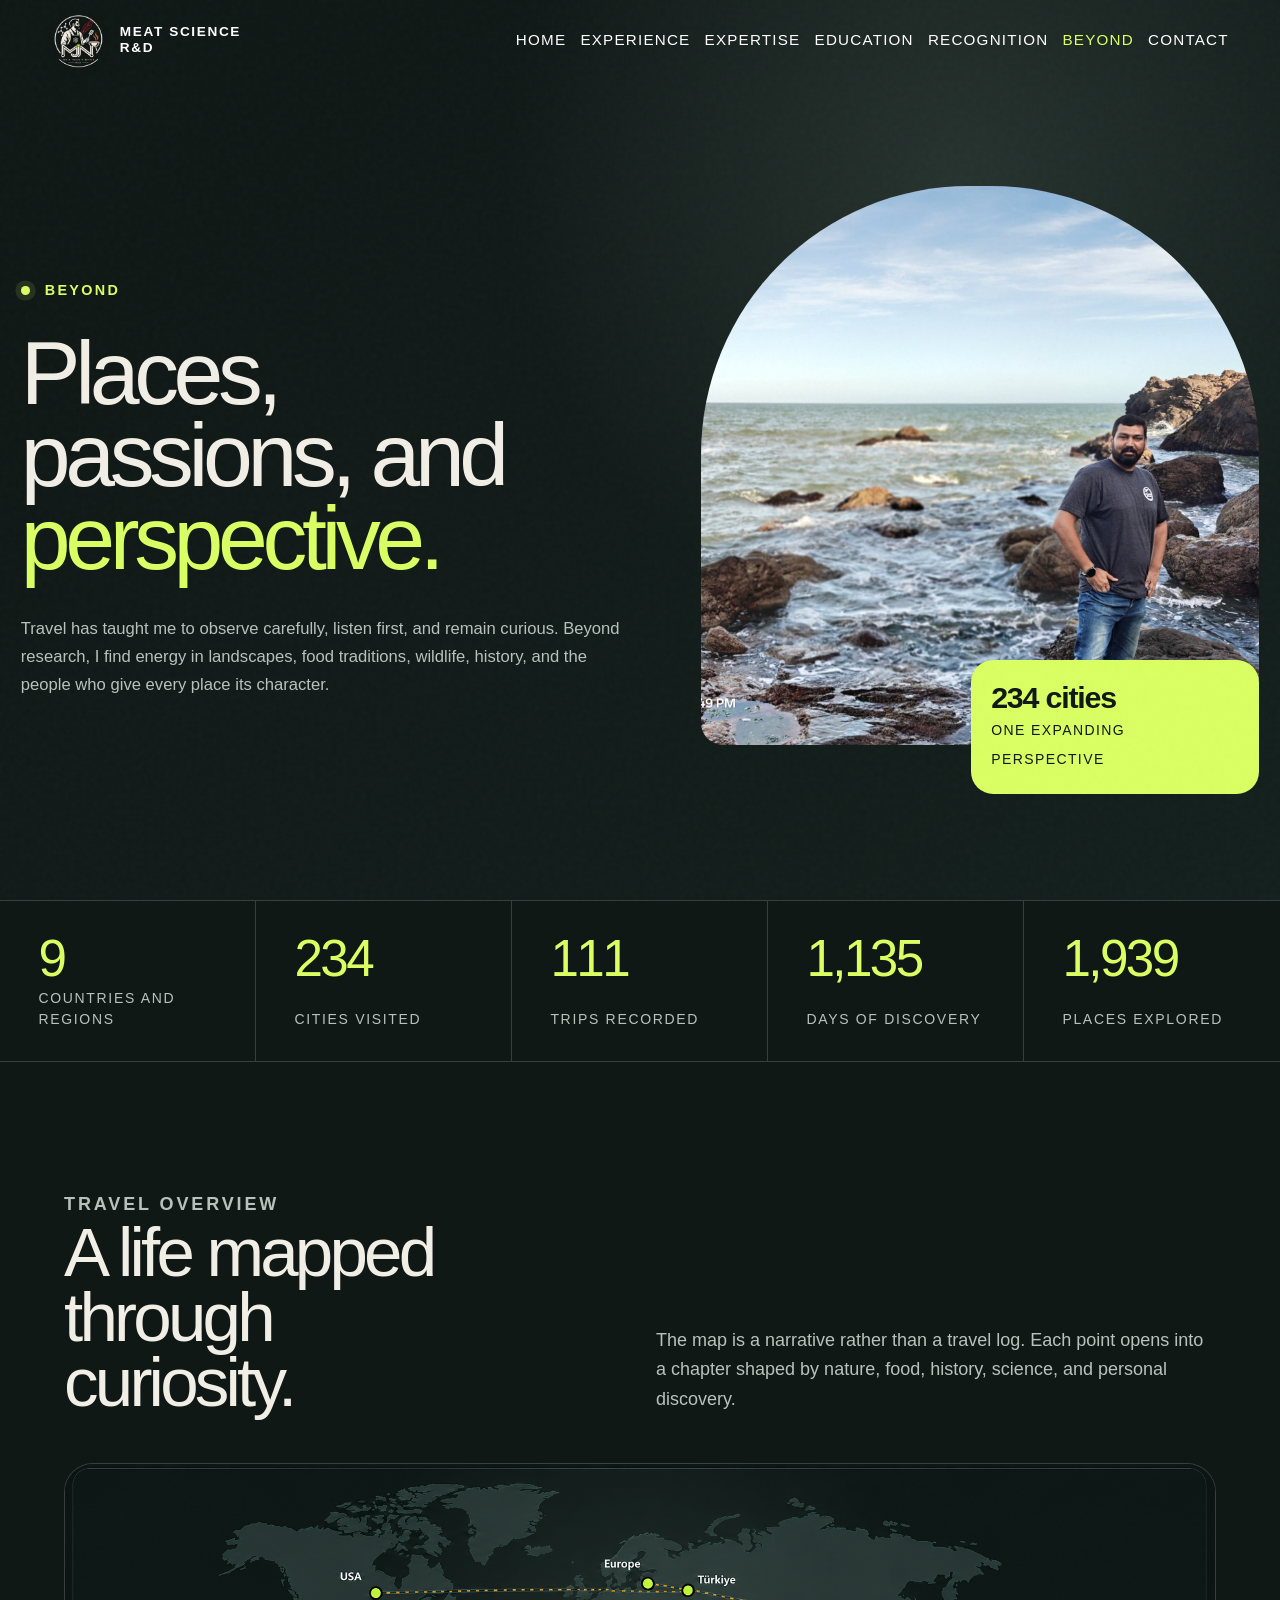
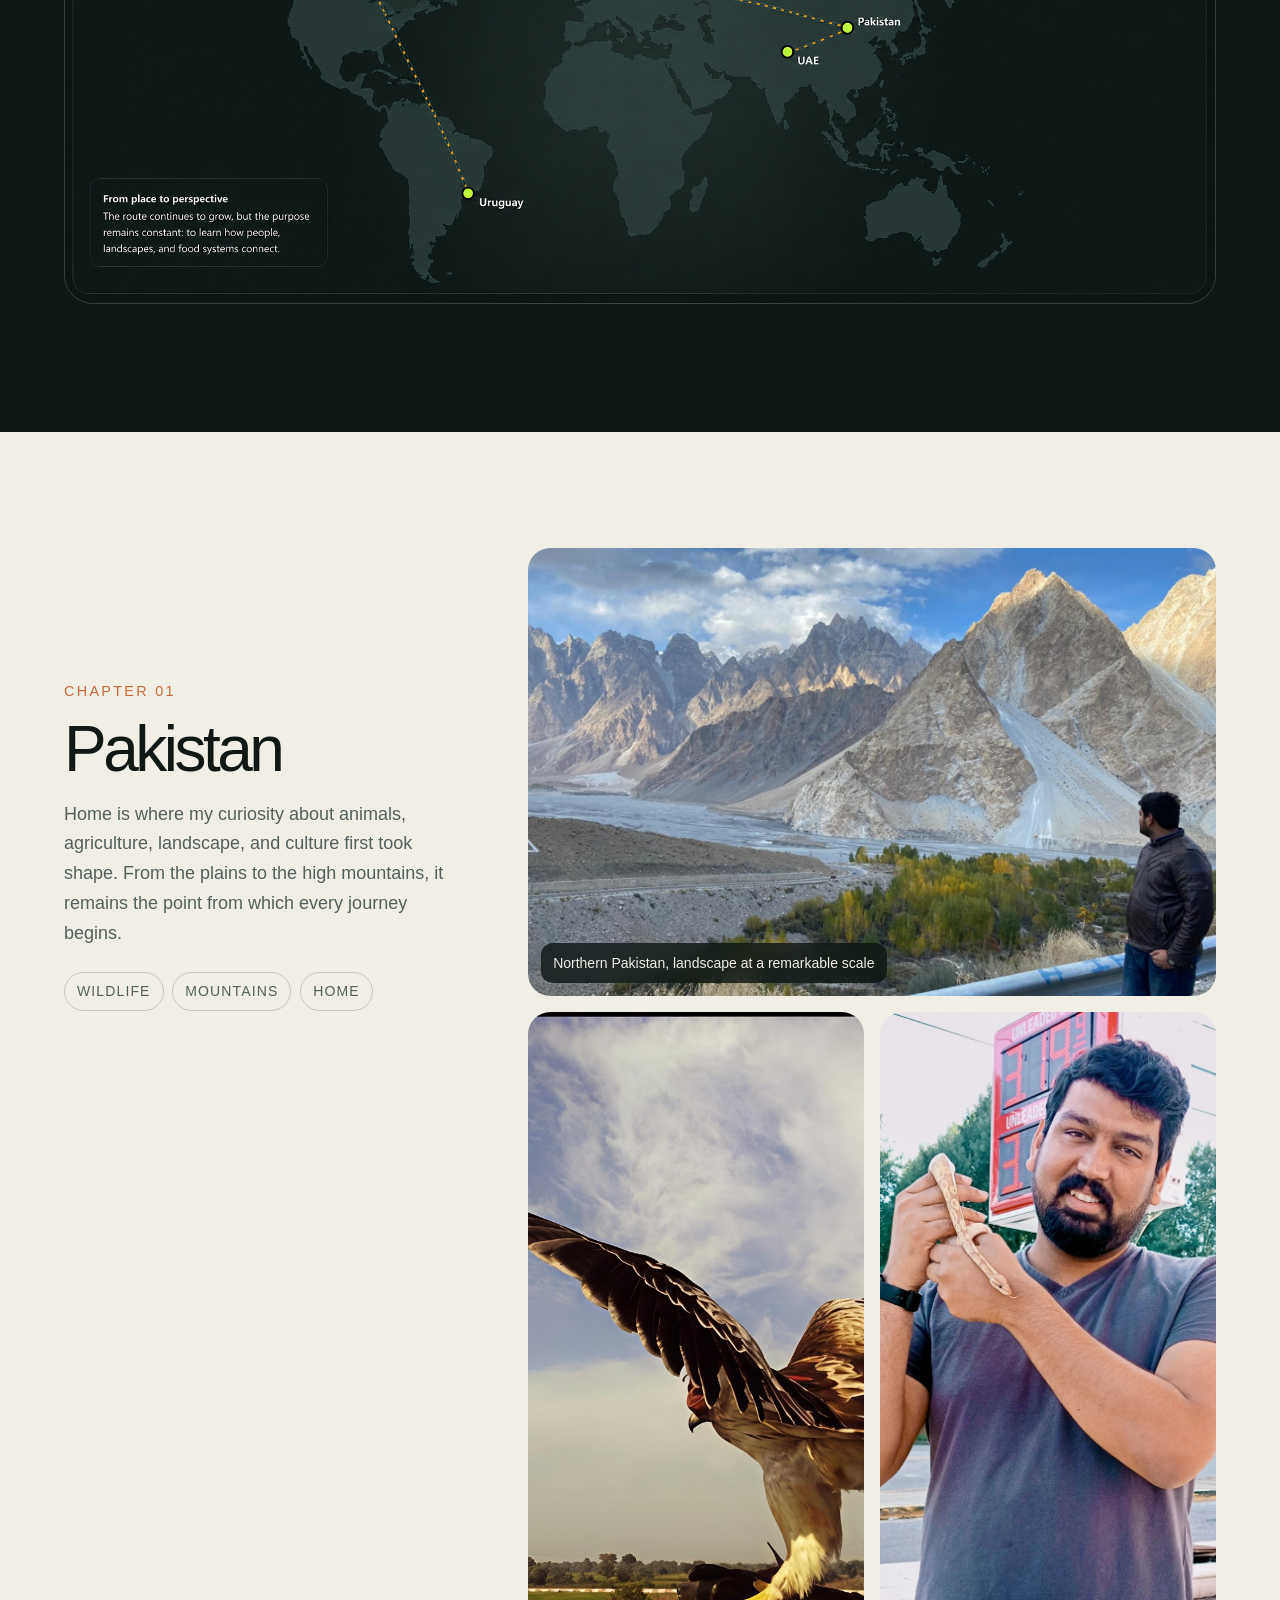
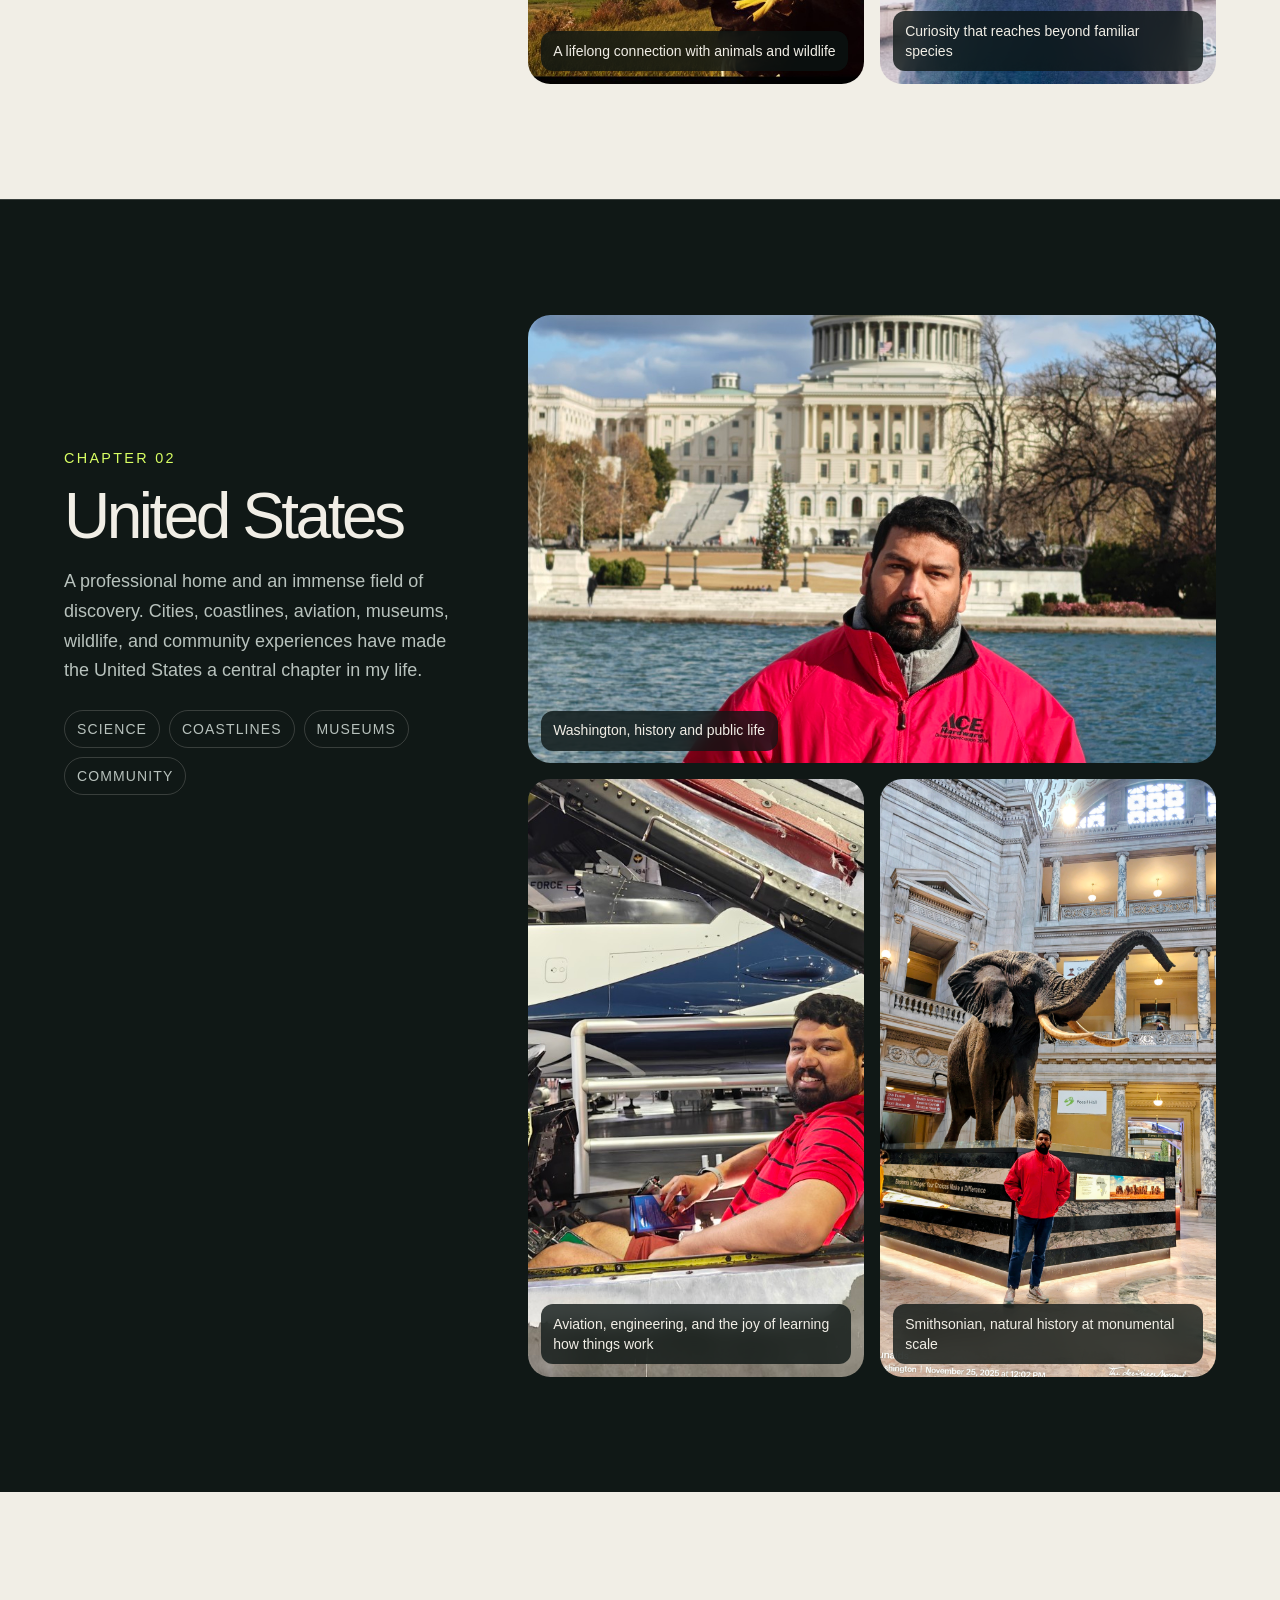
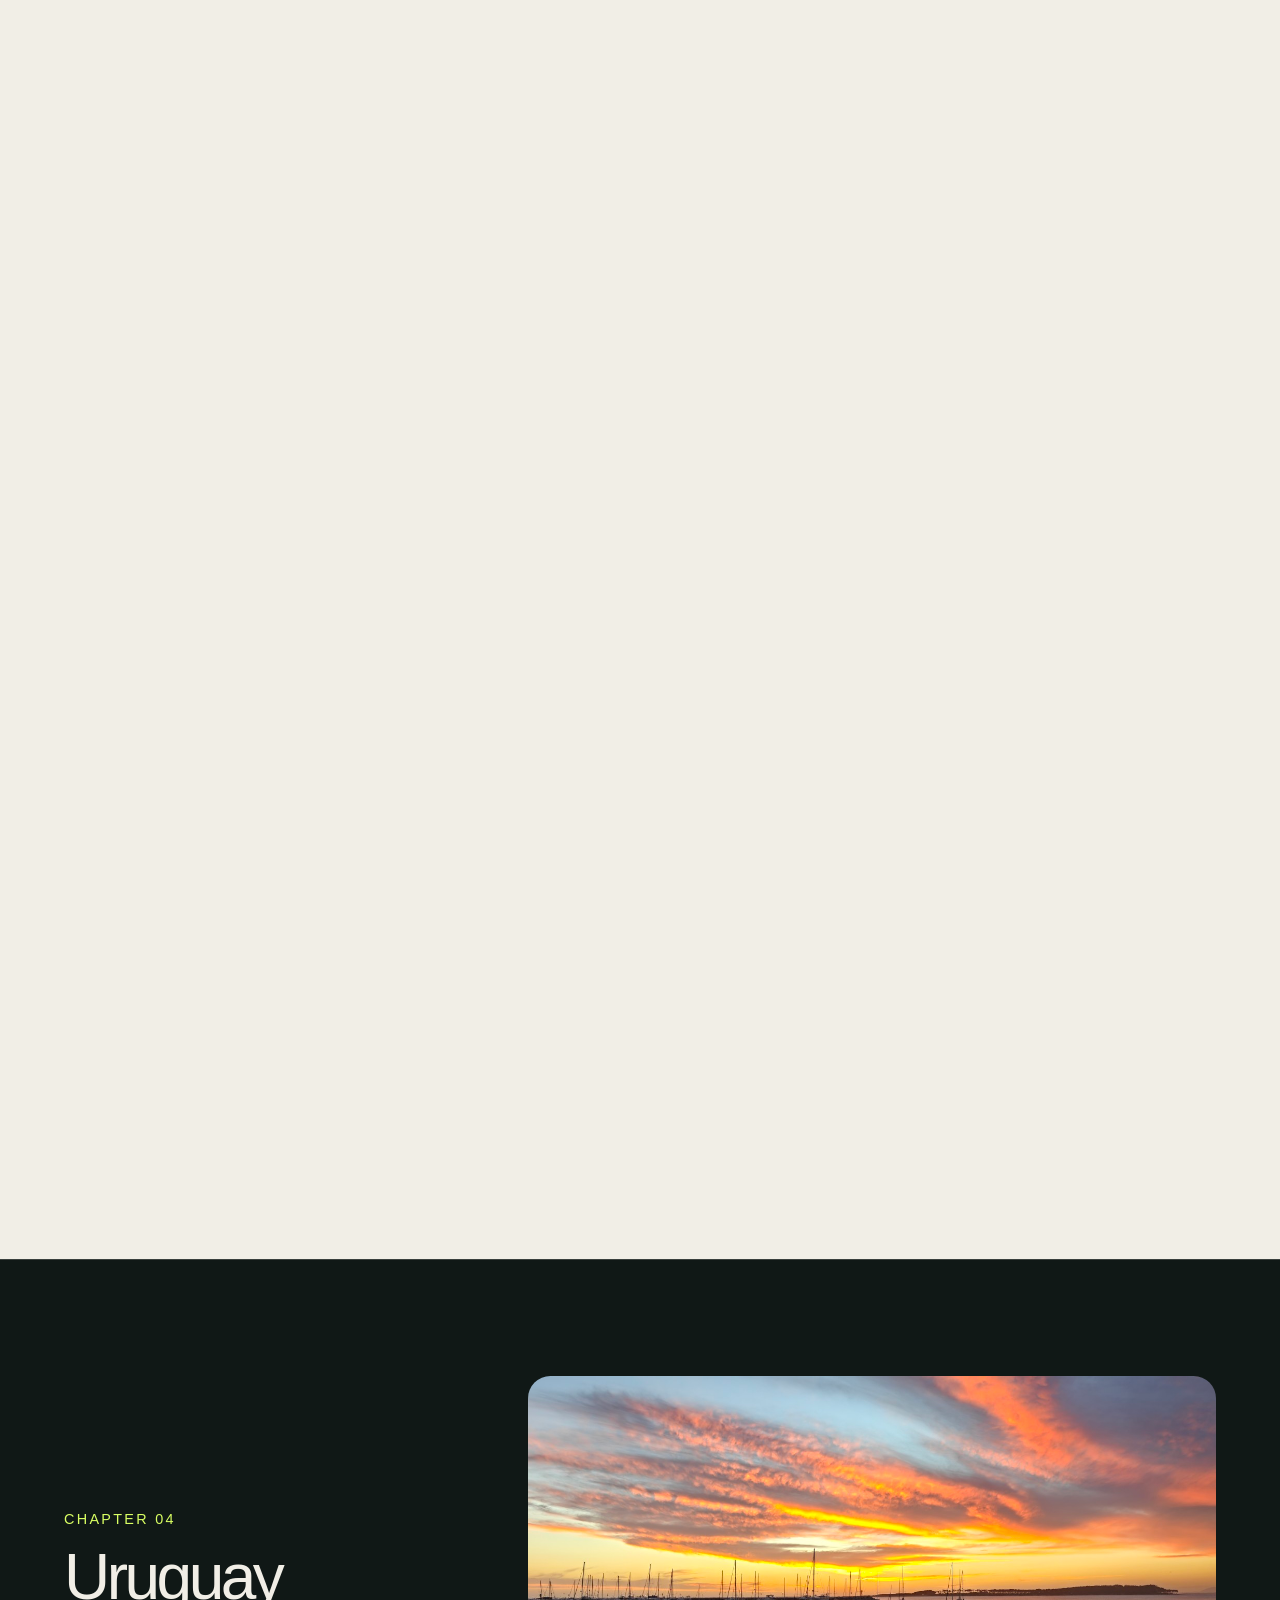
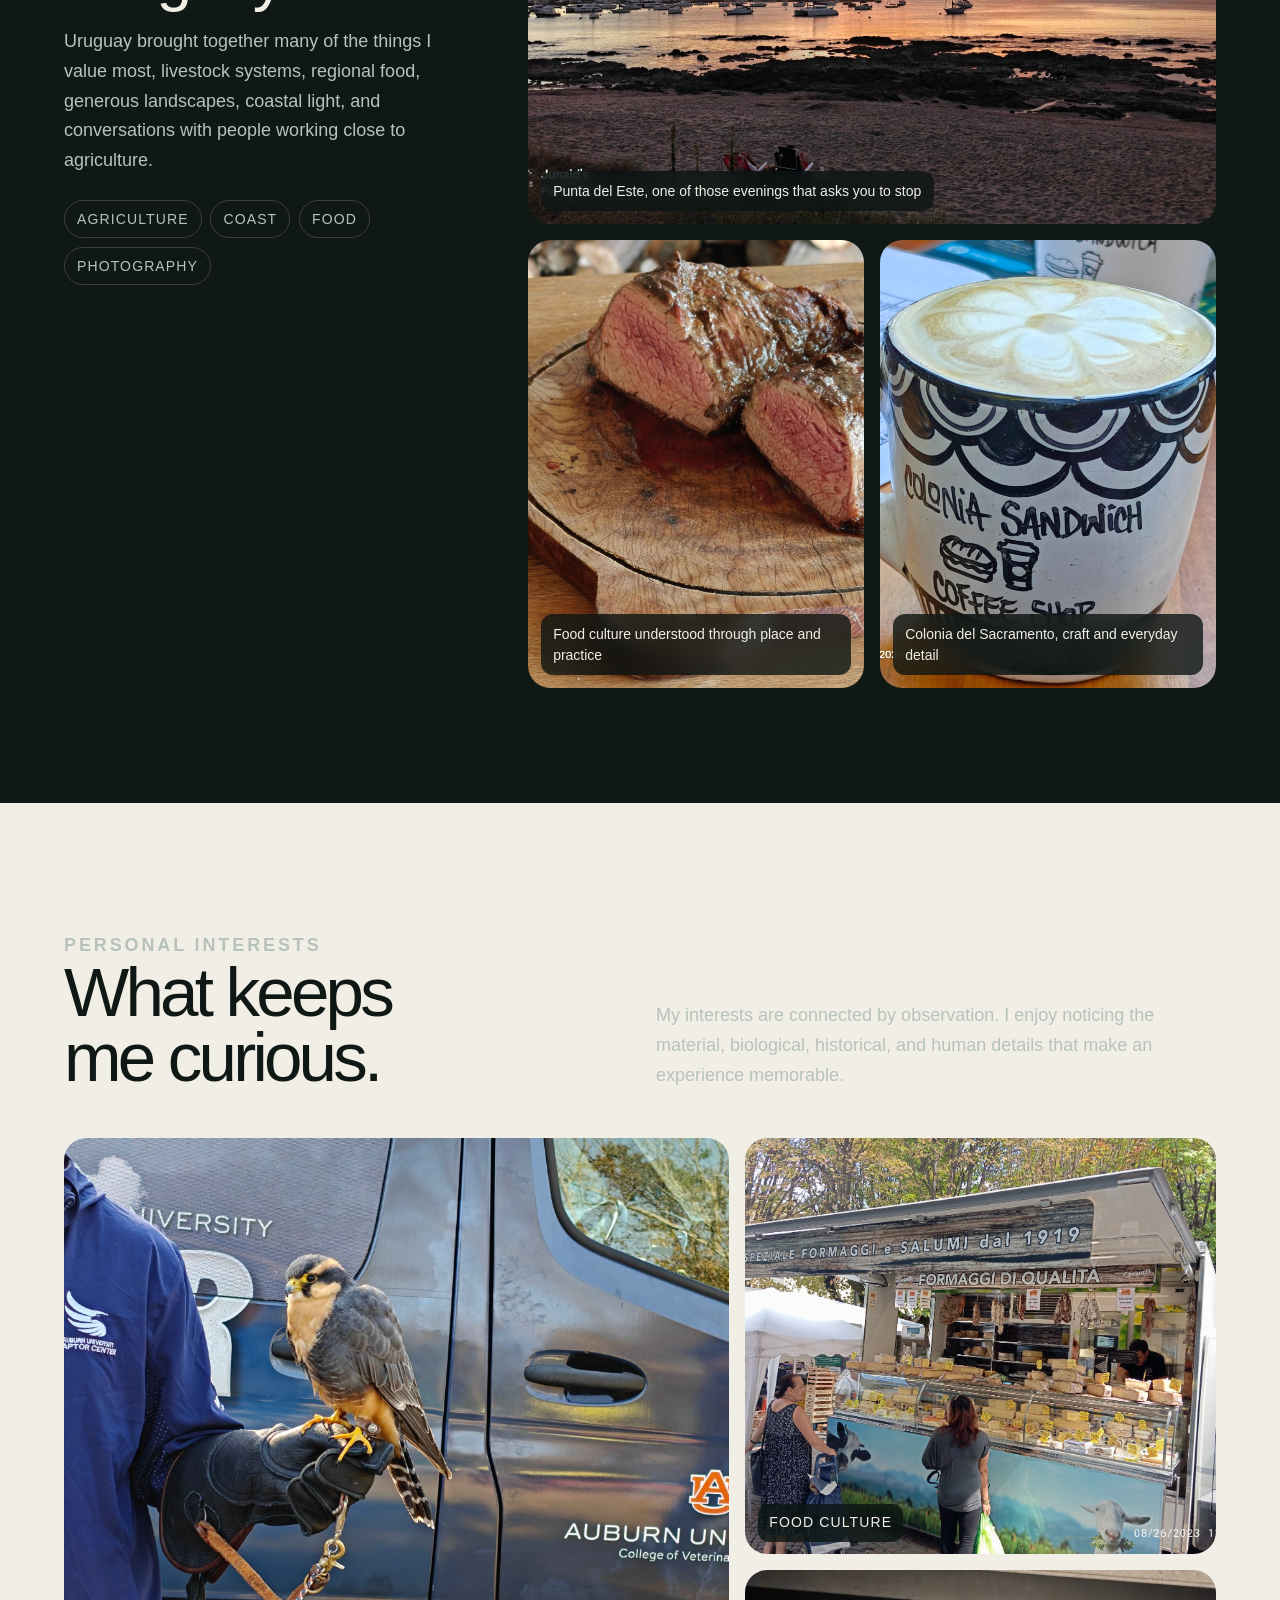
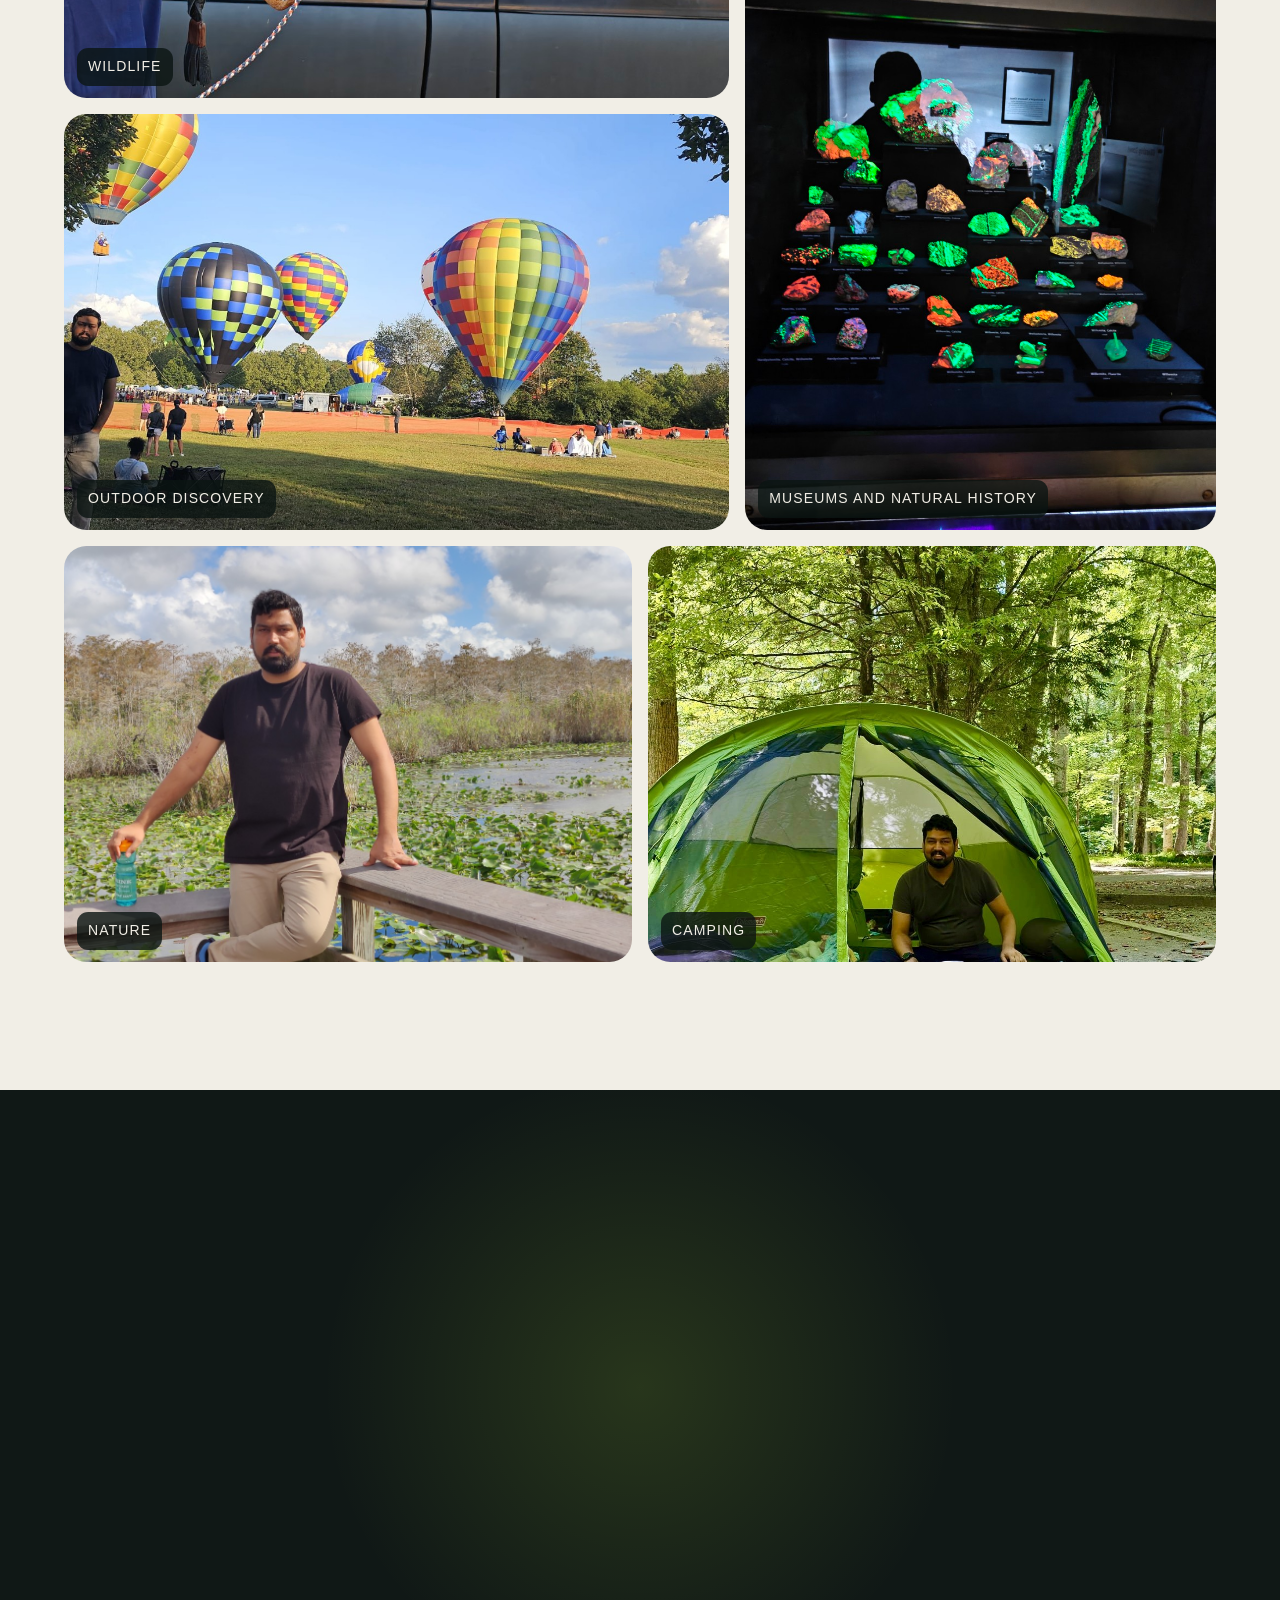
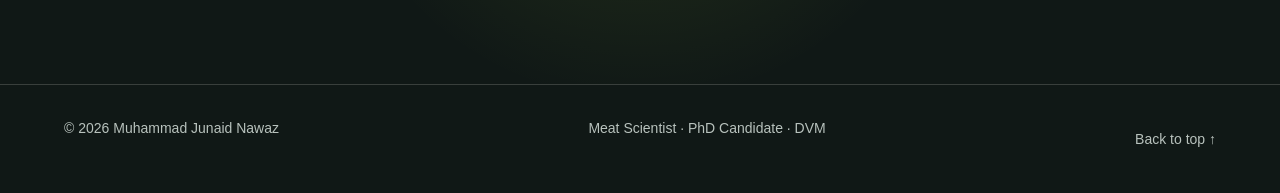
<file: beyond-lab.html>
<!doctype html>
<html lang="en">
<head>
  <meta charset="utf-8">
  <meta name="viewport" content="width=device-width, initial-scale=1">
  <meta name="description" content="Muhammad Junaid Nawaz beyond the laboratory, travel, photography, food culture, wildlife, history, and outdoor exploration.">
  <title>Beyond | Muhammad Junaid Nawaz</title>
  <meta property="og:type" content="website">
  <meta property="og:site_name" content="Muhammad Junaid Nawaz Portfolio">
  <meta property="og:title" content="Beyond | Muhammad Junaid Nawaz">
  <meta property="og:description" content="Travel, photography, food culture, wildlife, history, and outdoor exploration beyond the laboratory.">
  <meta property="og:url" content="https://muhammad-junaid-nawaz.github.io/portfolio/beyond-lab.html">
  <meta property="og:image" content="https://muhammad-junaid-nawaz.github.io/portfolio/upload/social-preview.png">
  <meta property="og:image:type" content="image/png">
  <meta property="og:image:width" content="1731">
  <meta property="og:image:height" content="909">
  <meta property="og:image:alt" content="Muhammad Junaid Nawaz, PhD candidate in meat science and research and development">
  <meta name="twitter:card" content="summary_large_image">
  <meta name="twitter:title" content="Beyond | Muhammad Junaid Nawaz">
  <meta name="twitter:description" content="Travel, photography, food culture, wildlife, history, and outdoor exploration beyond the laboratory.">
  <meta name="twitter:image" content="https://muhammad-junaid-nawaz.github.io/portfolio/upload/social-preview.png">
  <meta name="twitter:image:alt" content="Muhammad Junaid Nawaz, PhD candidate in meat science and research and development">
  <style>
    :root {
      --ink: #101816;
      --ink-soft: #23302d;
      --ivory: #f1eee6;
      --paper: #f1eee6;
      --mist: #b8c2bd;
      --sage: #73877e;
      --acid: #d9ff63;
      --copper: #c96b3b;
      --line: rgba(241,238,230,.18);
      --radius: 1.4rem;
    }
    * { box-sizing: border-box; }
    html { scroll-behavior: smooth; background: var(--ink); }
    body { margin: 0; color: var(--ivory); background: var(--ink); font-family: "DM Sans", sans-serif; line-height: 1.65; overflow-x: hidden; }
    img { width: 100%; display: block; }
    a { color: inherit; }
    .skip-link { position: fixed; left: 1rem; top: -5rem; z-index: 100; background: var(--acid); color: var(--ink); padding: .8rem 1rem; }
    .skip-link:focus { top: 1rem; }
    .noise { position: fixed; inset: 0; z-index: 20; pointer-events: none; opacity: .035; background-image: url("data:image/svg+xml,%3Csvg viewBox='0 0 180 180' xmlns='http://www.w3.org/2000/svg'%3E%3Cfilter id='n'%3E%3CfeTurbulence type='fractalNoise' baseFrequency='.9' numOctaves='4' stitchTiles='stitch'/%3E%3C/filter%3E%3Crect width='100%25' height='100%25' filter='url(%23n)' opacity='.7'/%3E%3C/svg%3E"); }
    .site-header { position: fixed; inset: 0 0 auto; z-index: 30; display: flex; align-items: center; justify-content: space-between; padding: 1.15rem clamp(1.2rem,4vw,4.5rem); color: white; transition: background .35s, color .35s, padding .35s; }
    .site-header.scrolled { background: rgba(241,238,230,.92); color: var(--ink); padding-block: .75rem; backdrop-filter: blur(16px); border-bottom: 1px solid rgba(16,24,22,.18); }
    .brand { display: flex; align-items: center; gap: .85rem; text-decoration: none; }
    .brand-mark { display: grid; place-items: center; width: 2.75rem; aspect-ratio: 1; border: 1px solid currentColor; border-radius: 50%; font: 600 .7rem "Manrope", sans-serif; }
    .brand-copy { font: 600 .64rem/1.05 "Manrope", sans-serif; letter-spacing: .12em; text-transform: uppercase; }
    .site-nav { display: flex; gap: clamp(.55rem,1.1vw,1.25rem); align-items: center; flex-wrap: wrap; justify-content: flex-end; }
    .site-nav a { text-decoration: none; font-size: .8rem; letter-spacing: .08em; text-transform: uppercase; }
    .site-nav a:hover { text-decoration: underline; text-underline-offset: .4em; }
    .site-nav a[aria-current="page"] { color: var(--acid); }
    .site-header.scrolled .site-nav a[aria-current="page"] { color: var(--copper); }
    .menu-button { display: none; border: 0; background: none; color: inherit; font: inherit; }
    .menu-lines { position: relative; width: 1.2rem; height: 1px; background: currentColor; transition: transform .25s; }
    .menu-lines::before { content: ""; position: absolute; left: 0; top: -.35rem; width: 100%; height: 1px; background: currentColor; transition: transform .25s, top .25s; }
    main { overflow: clip; }
    .eyebrow { margin: 0 0 2rem; color: var(--acid); letter-spacing: .16em; text-transform: uppercase; font: 600 .72rem/1.35 "Manrope", sans-serif; }
    .status-dot { display: inline-block; width: .55rem; height: .55rem; margin-right: .55rem; border-radius: 50%; background: var(--acid); box-shadow: 0 0 0 .35rem rgba(217,255,99,.11); }
    .hero { min-height: 100svh; display: grid; grid-template-columns: minmax(0,1.05fr) minmax(20rem,.95fr); gap: clamp(2rem,5vw,6rem); align-items: center; padding: 9rem max(1.3rem,calc((100vw - 1440px) / 2 + 4rem)) 4rem; background: radial-gradient(circle at 75% 20%,rgba(115,135,126,.22),transparent 38%),linear-gradient(135deg,#101816 20%,#14201d 100%); }
    .hero h1 { margin: 0; max-width: 12ch; font: 500 clamp(3.5rem,7vw,7.2rem)/.92 "Manrope", sans-serif; letter-spacing: -.06em; }
    .hero h1 em { color: var(--acid); font-style: normal; }
    .hero-intro { max-width: 38rem; margin: 2.2rem 0 0; color: var(--mist); font-size: clamp(1rem,1.3vw,1.25rem); line-height: 1.7; }
    .hero-visual { position: relative; min-height: 38rem; }
    .hero-image { position: absolute; inset: 0 7% 4% 0; height: 92%; object-fit: cover; object-position: 68% center; border-radius: 48% 48% var(--radius) var(--radius); filter: saturate(.88) contrast(1.04); }
    .hero-note { position: absolute; right: 0; bottom: 0; width: min(18rem,65%); padding: 1.25rem; background: var(--acid); color: var(--ink); border-radius: var(--radius); }
    .hero-note strong { display: block; font: 600 1.9rem "Manrope", sans-serif; letter-spacing: -.04em; }
    .hero-note span { font-size: .78rem; letter-spacing: .1em; text-transform: uppercase; }
    .stats { display: grid; grid-template-columns: repeat(5,1fr); border-top: 1px solid var(--line); border-bottom: 1px solid var(--line); }
    .stat { min-height: 10rem; padding: 2rem clamp(1rem,3vw,2.6rem); border-right: 1px solid var(--line); display: flex; flex-direction: column; justify-content: space-between; }
    .stat:last-child { border: 0; }
    .stat strong { color: var(--acid); font: 500 clamp(2rem,4vw,4rem)/1 "Manrope", sans-serif; letter-spacing: -.05em; }
    .stat span { color: var(--mist); text-transform: uppercase; letter-spacing: .12em; font-size: .68rem; }
    .journey { padding: clamp(5rem,10vw,10rem) clamp(1rem,5vw,5rem); }
    .section-head { display: grid; grid-template-columns: 1fr 1fr; gap: 2rem; align-items: end; margin-bottom: 3rem; }
    .section-head h2 { margin: 0; max-width: 11ch; font: 500 clamp(2.7rem,5.4vw,5.8rem)/.94 "Manrope", sans-serif; letter-spacing: -.055em; }
    .section-head p { max-width: 38rem; margin: 0; color: var(--mist); font-size: 1.08rem; }
    .map-shell { position: relative; border: 1px solid var(--line); border-radius: calc(var(--radius) * 1.3); overflow: hidden; background: radial-gradient(circle at 50% 45%,rgba(115,135,126,.22),transparent 48%),#0d1816; }
    .map-shell img { display: block; width: 100%; height: auto; }
    .continent { fill: #1b2b27; stroke: #31463f; stroke-width: 1.5; }
    .route { fill: none; stroke: var(--copper); stroke-width: 2.2; stroke-dasharray: 5 8; opacity: .82; }
    .route-glow { fill: none; stroke: var(--acid); stroke-width: 6; opacity: .08; }
    .pin { fill: var(--acid); stroke: #0b1412; stroke-width: 4; }
    .map-label { fill: var(--ivory); font-size: 16px; font-weight: 680; paint-order: stroke; stroke: var(--ink); stroke-width: 5px; }
    .map-caption { position: absolute; left: 1.5rem; bottom: 1.5rem; max-width: 24rem; padding: 1.15rem 1.25rem; border-radius: 1rem; background: rgba(11,20,18,.84); backdrop-filter: blur(12px); border: 1px solid var(--line); color: var(--mist); }
    .map-caption strong { color: var(--ivory); display: block; margin-bottom: .25rem; }
    .chapter { display: grid; grid-template-columns: minmax(16rem,.72fr) minmax(0,1.28fr); gap: clamp(2rem,6vw,7rem); padding: clamp(5rem,9vw,9rem) clamp(1rem,5vw,5rem); border-top: 1px solid var(--line); }
    .chapter-copy { position: sticky; top: 8rem; align-self: start; }
    .chapter-index { color: var(--acid); font-size: .72rem; letter-spacing: .16em; text-transform: uppercase; }
    .chapter h2 { margin: .9rem 0 1.3rem; font: 500 clamp(2.8rem,5vw,5.5rem)/.92 "Manrope", sans-serif; letter-spacing: -.055em; }
    .chapter-copy p { max-width: 31rem; color: var(--mist); font-size: 1.05rem; }
    .chapter-tags { display: flex; flex-wrap: wrap; gap: .55rem; margin-top: 1.5rem; }
    .chapter-tags span { border: 1px solid var(--line); border-radius: 999px; padding: .5rem .75rem; color: var(--mist); font-size: .72rem; text-transform: uppercase; letter-spacing: .08em; }
    .gallery { display: grid; grid-template-columns: repeat(2,minmax(0,1fr)); gap: 1rem; }
    .photo { min-height: 28rem; margin: 0; position: relative; overflow: hidden; border-radius: var(--radius); background: var(--ink-soft); }
    .photo.wide { grid-column: 1 / -1; aspect-ratio: 16 / 9; }
    .photo.tall { min-height: 42rem; }
    .photo img { height: 100%; object-fit: cover; transition: transform .7s cubic-bezier(.2,.8,.2,1); }
    .photo:hover img { transform: scale(1.025); }
    .photo figcaption { position: absolute; left: .8rem; bottom: .8rem; max-width: calc(100% - 1.6rem); padding: .62rem .78rem; border-radius: .75rem; background: rgba(11,20,18,.78); backdrop-filter: blur(10px); font-size: .75rem; color: var(--ivory); }
    .chapter:nth-of-type(even) { background: var(--ivory); color: var(--ink); }
    .chapter:nth-of-type(even) .chapter-index { color: var(--copper); }
    .chapter:nth-of-type(even) .chapter-copy p { color: #52615c; }
    .chapter:nth-of-type(even) .chapter-tags span { color: #52615c; border-color: rgba(11,20,18,.18); }
    .passions { padding: clamp(5rem,10vw,10rem) clamp(1rem,5vw,5rem); background: var(--ivory); color: var(--ink); }
    .passion-grid { margin-top: 3rem; display: grid; grid-template-columns: repeat(12,1fr); grid-auto-rows: 8rem; gap: 1rem; }
    .passion { position: relative; overflow: hidden; border-radius: var(--radius); }
    .passion img { height: 100%; object-fit: cover; }
    .passion span { position: absolute; left: .8rem; bottom: .8rem; padding: .55rem .7rem; background: rgba(11,20,18,.8); color: var(--ivory); border-radius: .7rem; font-size: .72rem; text-transform: uppercase; letter-spacing: .08em; }
    .passion:nth-child(1) { grid-column: span 7; grid-row: span 4; }
    .passion:nth-child(2) { grid-column: span 5; grid-row: span 3; }
    .passion:nth-child(3) { grid-column: span 5; grid-row: span 4; }
    .passion:nth-child(4) { grid-column: span 7; grid-row: span 3; }
    .passion:nth-child(5) { grid-column: span 6; grid-row: span 3; }
    .passion:nth-child(6) { grid-column: span 6; grid-row: span 3; }
    .closing { min-height: 65svh; display: grid; place-items: center; text-align: center; padding: 5rem 1rem; background: radial-gradient(circle,rgba(200,255,66,.13),transparent 45%),var(--ink); }
    .closing h2 { max-width: 15ch; margin: 0 auto 1.5rem; font: 500 clamp(3rem,6vw,6rem)/.93 "Manrope", sans-serif; letter-spacing: -.06em; }
    .closing p { max-width: 38rem; color: var(--mist); margin: 0 auto 2rem; }
    .button { display: inline-flex; align-items: center; justify-content: center; min-width: 15rem; padding: 1rem 1.35rem; border-radius: 999px; background: var(--acid); color: var(--ink); text-decoration: none; text-transform: uppercase; letter-spacing: .08em; font: 700 .78rem "Manrope", sans-serif; }
    .site-footer { display: flex; justify-content: space-between; gap: 2rem; padding: 2rem clamp(1rem,5vw,5rem); color: var(--mist); border-top: 1px solid var(--line); font-size: .78rem; }
    .site-footer p { margin: 0; }
    .site-footer a { text-decoration: none; }
    [data-reveal] { opacity: 0; transform: translateY(28px); transition: opacity .8s ease, transform .8s cubic-bezier(.2,.8,.2,1); }
    [data-reveal].visible { opacity: 1; transform: none; }
    @media (max-width: 900px) {
      .menu-button { display: flex; gap: .6rem; align-items: center; text-transform: uppercase; font-size: .7rem; letter-spacing: .1em; cursor: pointer; }
      .menu-button[aria-expanded="true"] .menu-lines { transform: rotate(45deg); }
      .menu-button[aria-expanded="true"] .menu-lines::before { top: 0; transform: rotate(-90deg); }
      .site-nav { position: absolute; top: 100%; left: 0; right: 0; display: none; flex-direction: column; align-items: stretch; gap: 0; background: var(--paper); color: var(--ink); padding: 1rem 1.3rem 1.5rem; border-bottom: 1px solid rgba(16,24,22,.18); }
      .site-nav.open { display: flex; }
      .site-nav a { padding: .9rem 0; border-bottom: 1px solid rgba(16,24,22,.18); }
      .site-nav a[aria-current="page"] { color: var(--copper); }
      .hero { grid-template-columns: 1fr; min-height: auto; padding-top: 9rem; }
      .hero h1 { max-width: 9ch; font-size: clamp(3.7rem,16vw,6.5rem); }
      .hero-visual { min-height: 35rem; }
      .stats { grid-template-columns: repeat(2,1fr); }
      .stat { border-bottom: 1px solid var(--line); }
      .section-head, .chapter { grid-template-columns: 1fr; }
      .section-head h2 { max-width: 12ch; }
      .map-label { font-size: 13px; }
      .chapter-copy { position: static; }
      .photo, .photo.tall { min-height: 31rem; }
    }
    @media (max-width: 600px) {
      .brand-copy { display: none; }
      .hero { padding-inline: 1rem; }
      .hero-visual { min-height: 31rem; }
      .hero-image { inset: 0 0 4rem 0; height: calc(100% - 4rem); }
      .hero-note { right: .6rem; }
      .stats { grid-template-columns: 1fr 1fr; }
      .stat { min-height: 8rem; }
      .stat:last-child { grid-column: 1 / -1; }
      .journey, .chapter, .passions { padding-inline: 1rem; }
      .map-caption { left: .75rem; right: .75rem; bottom: .75rem; }
      .gallery { grid-template-columns: 1fr; }
      .photo.wide { grid-column: auto; aspect-ratio: auto; }
      .photo, .photo.tall { min-height: 30rem; }
      .passion-grid { display: grid; grid-template-columns: 1fr; grid-auto-rows: 24rem; }
      .passion:nth-child(n) { grid-column: auto; grid-row: auto; }
      .site-footer { flex-direction: column; }
    }
    @media (prefers-reduced-motion: reduce) { html { scroll-behavior: auto; } .photo img, [data-reveal] { transition: none; } [data-reveal] { opacity: 1; transform: none; } }
  </style>
  <link rel="stylesheet" href="typography.css">
  <link rel="stylesheet" href="beyond-v2.css">
  <link rel="stylesheet" href="responsive-fixes.css">
  <script src="beyond-v2.js" defer></script>
  <script src="responsive-fixes.js" defer></script>
</head>
<body class="beyond-page">
  <a class="skip-link" href="#main">Skip to content</a>
  <div class="noise" aria-hidden="true"></div>
  <header class="site-header" data-header>
    <a class="brand" href="index.html" aria-label="Muhammad Junaid Nawaz, home">
      <img class="header-logo-badge" src="upload/logo.png" alt="Muhammad Junaid Nawaz logo" width="44" height="44">
      <span class="brand-copy">Meat Science<br>R&amp;D</span>
    </a>
    <button class="menu-button" type="button" aria-expanded="false" aria-controls="site-nav" data-menu>
      <span>Menu</span><span class="menu-lines" aria-hidden="true"></span>
    </button>
    <nav id="site-nav" class="site-nav" aria-label="Primary navigation">
      <a href="index.html">Home</a><a href="experience.html">Experience</a><a href="expertise.html">Expertise</a><a href="education.html">Education</a><a href="recognition.html">Recognition</a><a href="beyond-lab.html" aria-current="page">Beyond</a><a href="contact.html">Contact</a>
    </nav>
  </header>

  <main id="main">
    <section class="hero">
      <div data-reveal>
        <p class="eyebrow"><span class="status-dot"></span> Beyond</p>
        <h1>Places, passions, and <em>perspective.</em></h1>
        <p class="hero-intro">Travel has taught me to observe carefully, listen first, and remain curious. Beyond research, I find energy in landscapes, food traditions, wildlife, history, and the people who give every place its character.</p>
      </div>
      <div class="hero-visual" data-reveal>
        <img class="hero-image" src="upload/06-1000274985.jpg" alt="Muhammad Junaid Nawaz on the rocky coast of Punta Ballena, Uruguay">
        <div class="hero-note"><strong>234 cities</strong><span>One expanding perspective</span></div>
      </div>
    </section>

    <section class="stats" aria-label="Travel summary">
      <div class="stat" data-reveal><strong>9</strong><span>Countries and regions</span></div>
      <div class="stat" data-reveal><strong>234</strong><span>Cities visited</span></div>
      <div class="stat" data-reveal><strong>111</strong><span>Trips recorded</span></div>
      <div class="stat" data-reveal><strong>1,135</strong><span>Days of discovery</span></div>
      <div class="stat" data-reveal><strong>1,939</strong><span>Places explored</span></div>
    </section>

    <section class="journey">
      <div class="section-head" data-reveal>
        <div><p class="eyebrow">Travel overview</p><h2>A life mapped through curiosity.</h2></div>
        <p>The map is a narrative rather than a travel log. Each point opens into a chapter shaped by nature, food, history, science, and personal discovery.</p>
      </div>
      <div class="map-shell" data-reveal>
        <img src="upload/world_map.png" alt="World map tracing a journey from Pakistan through the United Arab Emirates, Türkiye, Europe, the United States, and Uruguay">
      </div>
    </section>

    <section class="chapter">
      <div class="chapter-copy" data-reveal><span class="chapter-index">Chapter 01</span><h2>Pakistan</h2><p>Home is where my curiosity about animals, agriculture, landscape, and culture first took shape. From the plains to the high mountains, it remains the point from which every journey begins.</p><div class="chapter-tags"><span>Wildlife</span><span>Mountains</span><span>Home</span></div></div>
      <div class="gallery" data-reveal>
        <figure class="photo wide"><img loading="lazy" src="upload/10-1000006528.jpg" alt="Muhammad Junaid Nawaz viewing the mountains of northern Pakistan"><figcaption>Northern Pakistan, landscape at a remarkable scale</figcaption></figure>
        <figure class="photo tall"><img loading="lazy" src="upload/10-1000315346.jpg" alt="Muhammad Junaid Nawaz handling a trained raptor"><figcaption>A lifelong connection with animals and wildlife</figcaption></figure>
        <figure class="photo tall"><img loading="lazy" src="upload/01-1000253071.jpg" alt="Muhammad Junaid Nawaz carefully holding a small snake"><figcaption>Curiosity that reaches beyond familiar species</figcaption></figure>
      </div>
    </section>

    <section class="chapter">
      <div class="chapter-copy" data-reveal><span class="chapter-index">Chapter 02</span><h2>United States</h2><p>A professional home and an immense field of discovery. Cities, coastlines, aviation, museums, wildlife, and community experiences have made the United States a central chapter in my life.</p><div class="chapter-tags"><span>Science</span><span>Coastlines</span><span>Museums</span><span>Community</span></div></div>
      <div class="gallery" data-reveal>
        <figure class="photo wide"><img loading="lazy" src="upload/02-1000250342.jpg" alt="Muhammad Junaid Nawaz in front of the United States Capitol"><figcaption>Washington, history and public life</figcaption></figure>
        <figure class="photo"><img loading="lazy" src="upload/03-1000196199.jpg" alt="Muhammad Junaid Nawaz seated in an aircraft cockpit"><figcaption>Aviation, engineering, and the joy of learning how things work</figcaption></figure>
        <figure class="photo"><img loading="lazy" src="upload/Smithsonian_Meuseum_DC.jpg" alt="Muhammad Junaid Nawaz visiting the Smithsonian National Museum of Natural History in Washington, D.C."><figcaption>Smithsonian, natural history at monumental scale</figcaption></figure>
      </div>
    </section>

    <section class="chapter">
      <div class="chapter-copy" data-reveal><span class="chapter-index">Chapter 03</span><h2>Europe and Türkiye</h2><p>Architecture, markets, mountains, and living history. These journeys sharpened my eye for detail and deepened my appreciation for how food traditions carry science, craft, and identity.</p><div class="chapter-tags"><span>Architecture</span><span>Food culture</span><span>History</span><span>Alpine landscapes</span></div></div>
      <div class="gallery" data-reveal>
        <figure class="photo wide"><img loading="lazy" src="upload/03-1000022671.jpg" alt="Muhammad Junaid Nawaz in an Alpine mountain landscape"><figcaption>The Alps, scale, silence, and perspective</figcaption></figure>
        <figure class="photo tall"><img loading="lazy" src="upload/06-1000022567.jpg" alt="Muhammad Junaid Nawaz at the Colosseum in Rome"><figcaption>Rome, history experienced at human scale</figcaption></figure>
        <figure class="photo tall"><img loading="lazy" src="upload/09-1000315556.jpg" alt="Muhammad Junaid Nawaz in front of a mosque in Istanbul"><figcaption>Istanbul, culture spanning continents</figcaption></figure>
      </div>
    </section>

    <section class="chapter">
      <div class="chapter-copy" data-reveal><span class="chapter-index">Chapter 04</span><h2>Uruguay</h2><p>Uruguay brought together many of the things I value most, livestock systems, regional food, generous landscapes, coastal light, and conversations with people working close to agriculture.</p><div class="chapter-tags"><span>Agriculture</span><span>Coast</span><span>Food</span><span>Photography</span></div></div>
      <div class="gallery" data-reveal>
        <figure class="photo wide"><img loading="lazy" src="upload/10-1000275104.jpg" alt="Sunset over the harbor at Punta del Este, Uruguay"><figcaption>Punta del Este, one of those evenings that asks you to stop</figcaption></figure>
        <figure class="photo"><img loading="lazy" src="upload/09-1000274932.jpg" alt="Uruguayan beef and sausage prepared for tasting"><figcaption>Food culture understood through place and practice</figcaption></figure>
        <figure class="photo"><img loading="lazy" src="upload/colonia_uruguay.jpg" alt="A handcrafted coffee cup in Colonia del Sacramento, Uruguay"><figcaption>Colonia del Sacramento, craft and everyday detail</figcaption></figure>
      </div>
    </section>

    <section class="passions">
      <div class="section-head" data-reveal><div><p class="eyebrow">Personal interests</p><h2>What keeps me curious.</h2></div><p>My interests are connected by observation. I enjoy noticing the material, biological, historical, and human details that make an experience memorable.</p></div>
      <div class="passion-grid" data-reveal>
        <div class="passion"><img loading="lazy" src="upload/07-1000225363.jpg" alt="A trained raptor from Auburn University"><span>Wildlife</span></div>
        <div class="passion"><img loading="lazy" src="upload/04-1000022799.jpg" alt="Cheese and cured meat market in Italy"><span>Food culture</span></div>
        <div class="passion"><img loading="lazy" src="upload/05-1000249004.jpg" alt="Fluorescent minerals glowing in a museum display"><span>Museums and natural history</span></div>
        <div class="passion"><img loading="lazy" src="upload/02-1000006541.jpg" alt="Colorful hot air balloons at an outdoor festival"><span>Outdoor discovery</span></div>
        <div class="passion"><img loading="lazy" src="upload/08-1000315371.jpg" alt="Muhammad Junaid Nawaz exploring a wetland boardwalk"><span>Nature</span></div>
        <div class="passion"><img loading="lazy" src="upload/camping.jpg" alt="Muhammad Junaid Nawaz camping beside a tent in a wooded campground"><span>Camping</span></div>
      </div>
    </section>

    <section class="closing"><div data-reveal><p class="eyebrow">The journey continues</p><h2>Curiosity does not end at the laboratory door.</h2><p>Every place adds another way of seeing people, science, food, and the world we share.</p><a class="button" href="contact.html">Start a conversation</a></div></section>
  </main>
  <footer class="site-footer"><p>© <span data-year></span> Muhammad Junaid Nawaz</p><p>Meat Scientist · PhD Candidate · DVM</p><a href="#main">Back to top ↑</a></footer>
  <script>
const header = document.querySelector('[data-header]');
const menuButton = document.querySelector('[data-menu]');
const nav = document.querySelector('#site-nav');

const updateHeader = () => header.classList.toggle('scrolled', window.scrollY > 48);
updateHeader();
window.addEventListener('scroll', updateHeader, { passive: true });

menuButton.addEventListener('click', () => {
  const open = menuButton.getAttribute('aria-expanded') === 'true';
  menuButton.setAttribute('aria-expanded', String(!open));
  nav.classList.toggle('open', !open);
});

nav.querySelectorAll('a').forEach((link) => link.addEventListener('click', () => {
  menuButton.setAttribute('aria-expanded', 'false');
  nav.classList.remove('open');
}));

const reducedMotion = window.matchMedia('(prefers-reduced-motion: reduce)').matches;
if (!reducedMotion && 'IntersectionObserver' in window) {
  const revealObserver = new IntersectionObserver((entries) => {
    entries.forEach((entry) => {
      if (!entry.isIntersecting) return;
      entry.target.classList.add('visible');
      revealObserver.unobserve(entry.target);
    });
  }, { threshold: 0.12, rootMargin: '0px 0px -40px' });
  document.querySelectorAll('[data-reveal]').forEach((item) => revealObserver.observe(item));
} else {
  document.querySelectorAll('[data-reveal]').forEach((item) => item.classList.add('visible'));
}

document.querySelector('[data-year]').textContent = new Date().getFullYear();
  </script>
</body>
</html>
</file>
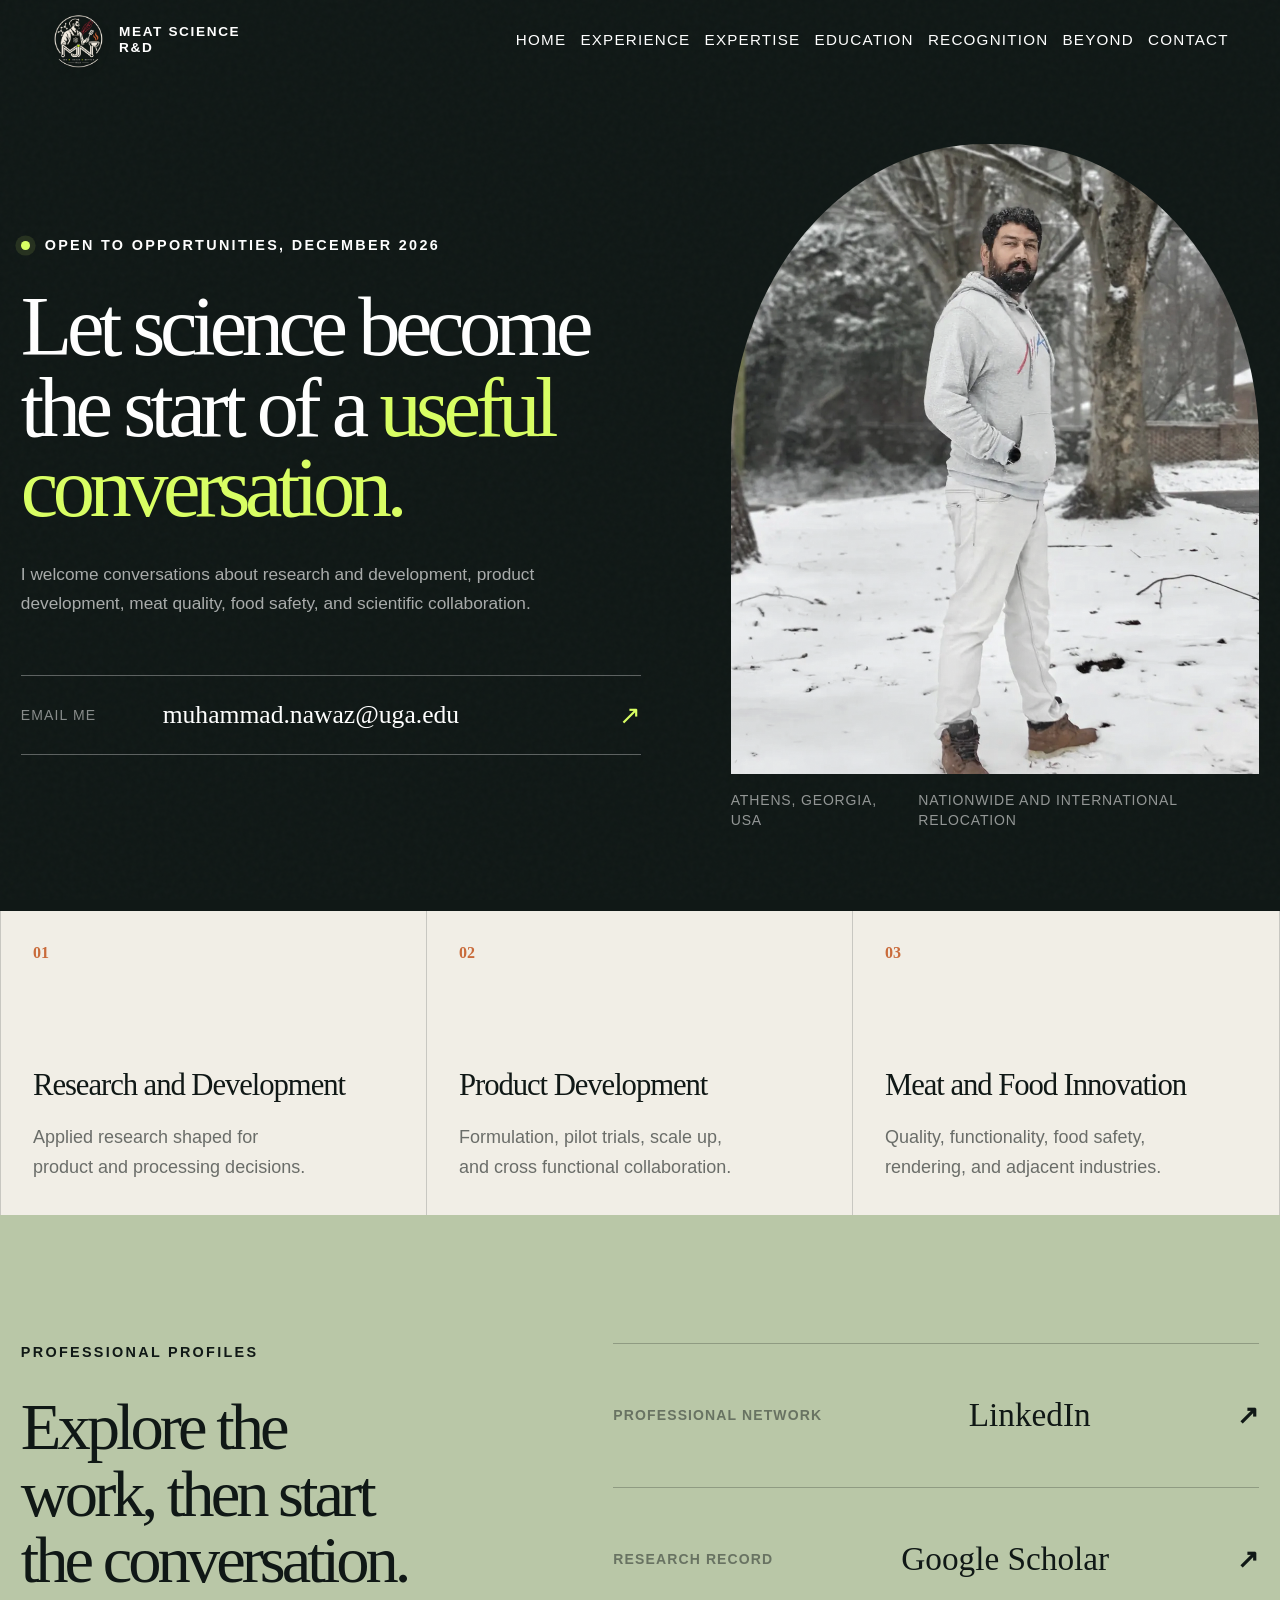
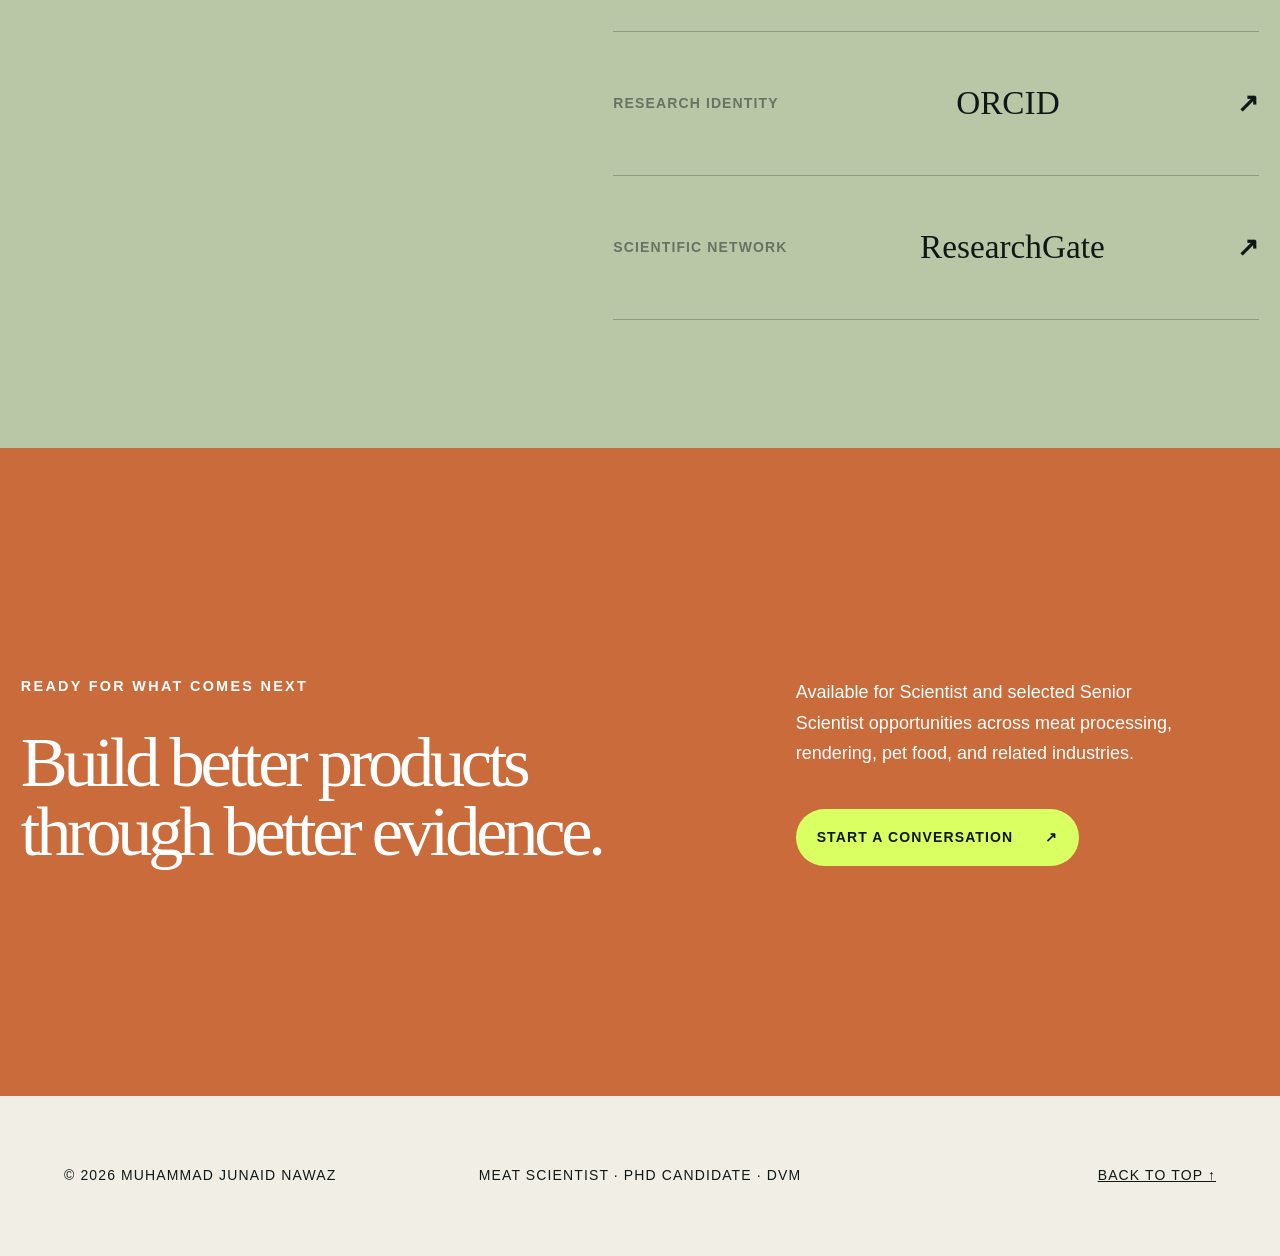
<file: contact.html>
<!doctype html>
<html lang="en">
<head>
  <meta charset="utf-8">
  <meta name="viewport" content="width=device-width, initial-scale=1">
  <meta name="description" content="Connect with Muhammad Junaid Nawaz about meat science, research and development, product development, and scientific collaboration.">
  <meta name="theme-color" content="#101816">
  <title>Contact | Muhammad Junaid Nawaz</title>
  <meta property="og:type" content="website">
  <meta property="og:site_name" content="Muhammad Junaid Nawaz Portfolio">
  <meta property="og:title" content="Contact | Muhammad Junaid Nawaz">
  <meta property="og:description" content="Connect with Muhammad Junaid Nawaz about meat science, research and development, product development, and scientific collaboration.">
  <meta property="og:url" content="https://muhammad-junaid-nawaz.github.io/portfolio/contact.html">
  <meta property="og:image" content="https://muhammad-junaid-nawaz.github.io/portfolio/upload/social-preview.png">
  <meta property="og:image:type" content="image/png">
  <meta property="og:image:width" content="1731">
  <meta property="og:image:height" content="909">
  <meta property="og:image:alt" content="Muhammad Junaid Nawaz, PhD candidate in meat science and research and development">
  <meta name="twitter:card" content="summary_large_image">
  <meta name="twitter:title" content="Contact | Muhammad Junaid Nawaz">
  <meta name="twitter:description" content="Connect with Muhammad Junaid Nawaz about meat science, research and development, product development, and scientific collaboration.">
  <meta name="twitter:image" content="https://muhammad-junaid-nawaz.github.io/portfolio/upload/social-preview.png">
  <meta name="twitter:image:alt" content="Muhammad Junaid Nawaz, PhD candidate in meat science and research and development">
  <style>
:root {
  --ink: #101816;
  --ink-soft: #23302d;
  --paper: #f1eee6;
  --paper-deep: #e4dfd3;
  --sage: #b9c7a7;
  --acid: #d9ff63;
  --copper: #c96b3b;
  --line: rgba(16, 24, 22, .18);
  --max: 1440px;
}

/* Contact page */
.contact-hero { min-height: 100svh; padding: 9rem max(1.3rem,calc((100vw - var(--max)) / 2 + 4rem)) 4rem; display: grid; grid-template-columns: 1.08fr .92fr; gap: clamp(3rem,7vw,8rem); align-items: center; background: var(--ink); color: white; }
.contact-hero-copy h1 { max-width: 900px; margin: 1.6rem 0 2rem; font: 500 clamp(3.5rem,6.6vw,7rem)/.95 "Manrope"; letter-spacing: -.065em; }
.contact-hero-copy h1 em { color: var(--acid); font-style: normal; }
.contact-hero-copy > p:last-of-type { max-width: 680px; color: rgba(255,255,255,.64); font-size: clamp(1rem,1.35vw,1.25rem); line-height: 1.7; }
.contact-email { max-width: 760px; margin-top: 3.5rem; padding: 1.5rem 0; display: grid; grid-template-columns: .4fr 1.4fr auto; gap: 1rem; align-items: center; border-top: 1px solid rgba(255,255,255,.32); border-bottom: 1px solid rgba(255,255,255,.32); color: white; text-decoration: none; }
.contact-email span { color: rgba(255,255,255,.5); font-size: .7rem; letter-spacing: .08em; text-transform: uppercase; }
.contact-email strong { font: 500 clamp(1.1rem,2vw,1.75rem) "Manrope"; }
.contact-email i { color: var(--acid); font-style: normal; font-size: 1.6rem; }
.contact-portrait { margin: 0; position: relative; }
.contact-portrait img { width: 100%; height: min(70vh,760px); object-fit: cover; object-position: 50% 34%; border-radius: 48% 48% 0 0; filter: saturate(.82) contrast(1.03); }
.contact-portrait figcaption { padding: 1rem 0; display: flex; justify-content: space-between; gap: 1rem; color: rgba(255,255,255,.55); font-size: .68rem; letter-spacing: .06em; text-transform: uppercase; }
.contact-focus { max-width: var(--max); margin: auto; display: grid; grid-template-columns: repeat(3,1fr); border-inline: 1px solid var(--line); }
.contact-focus > div { min-height: 19rem; padding: 2rem; display: flex; flex-direction: column; border-right: 1px solid var(--line); }
.contact-focus > div:last-child { border-right: 0; }
.contact-focus span { color: var(--copper); font: 600 .7rem "Manrope"; }
.contact-focus strong { max-width: 330px; margin: auto 0 1.3rem; font: 500 clamp(1.5rem,2.4vw,2.35rem)/1.1 "Manrope"; letter-spacing: -.035em; }
.contact-focus p { max-width: 330px; margin: 0; color: rgba(16,24,22,.6); line-height: 1.6; }
.contact-connect { display: grid; grid-template-columns: .85fr 1.15fr; gap: clamp(4rem,9vw,10rem); background: var(--sage); }
.contact-connect h2 { max-width: 700px; margin: 1rem 0 0; font: 500 clamp(3rem,5.2vw,5.6rem)/1 "Manrope"; letter-spacing: -.06em; }
.contact-links { border-top: 1px solid rgba(16,24,22,.28); }
.contact-links a { min-height: 9rem; padding: 1.5rem 0; display: grid; grid-template-columns: .65fr 1fr auto; gap: 1rem; align-items: center; border-bottom: 1px solid rgba(16,24,22,.28); color: var(--ink); text-decoration: none; transition: padding .25s ease, color .25s ease; }
.contact-links a:hover { padding-inline: 1rem; color: var(--copper); }
.contact-links span { color: rgba(16,24,22,.48); font-size: .68rem; letter-spacing: .08em; text-transform: uppercase; }
.contact-links strong { font: 500 clamp(1.5rem,2.6vw,2.5rem) "Manrope"; }
.contact-links i { font-style: normal; font-size: 1.6rem; }
.contact-close { min-height: 72vh; padding: clamp(5rem,10vw,10rem) max(1.3rem,calc((100vw - var(--max)) / 2 + 4rem)); display: grid; grid-template-columns: 1.2fr .8fr; gap: 5rem; align-items: center; background: var(--copper); color: white; }
.contact-close h2 { max-width: 900px; margin: 0; font: 500 clamp(3rem,5.5vw,6rem)/.98 "Manrope"; letter-spacing: -.06em; }
.contact-close > div:last-child p { max-width: 520px; margin: 0 0 2.5rem; line-height: 1.7; }

@media (max-width: 900px) {
  .contact-hero { grid-template-columns: 1fr; padding-top: 9rem; }
  .contact-portrait { width: min(88%,700px); margin-left: auto; }
  .contact-focus { grid-template-columns: 1fr; }
  .contact-focus > div { min-height: 13rem; border-right: 0; border-bottom: 1px solid var(--line); }
  .contact-connect, .contact-close { grid-template-columns: 1fr; gap: 3.5rem; }
}

@media (max-width: 620px) {
  .contact-hero-copy h1 { font-size: clamp(3.1rem,14.8vw,4.7rem); }
  .contact-email { grid-template-columns: 1fr auto; }
  .contact-email span { grid-column: 1 / -1; }
  .contact-email strong { overflow-wrap: anywhere; }
  .contact-portrait { width: 100%; }
  .contact-portrait img { height: 60vh; }
  .contact-portrait figcaption { flex-direction: column; }
  .contact-links a { grid-template-columns: 1fr auto; min-height: 8rem; }
  .contact-links span { grid-column: 1 / -1; }
  .contact-close { padding-inline: 1.3rem; }
}

* { box-sizing: border-box; }
html { scroll-behavior: smooth; }
body { margin: 0; background: var(--paper); color: var(--ink); font-family: "DM Sans", sans-serif; overflow-x: hidden; }
img { display: block; max-width: 100%; }
a { color: inherit; }
button, a { -webkit-tap-highlight-color: transparent; }
::selection { background: var(--acid); color: var(--ink); }

.skip-link { position: fixed; left: 1rem; top: -5rem; z-index: 100; background: var(--acid); padding: .8rem 1rem; }
.skip-link:focus { top: 1rem; }
.noise { position: fixed; inset: 0; z-index: 20; pointer-events: none; opacity: .035; background-image: url("data:image/svg+xml,%3Csvg viewBox='0 0 180 180' xmlns='http://www.w3.org/2000/svg'%3E%3Cfilter id='n'%3E%3CfeTurbulence type='fractalNoise' baseFrequency='.9' numOctaves='4' stitchTiles='stitch'/%3E%3C/filter%3E%3Crect width='100%25' height='100%25' filter='url(%23n)' opacity='.7'/%3E%3C/svg%3E"); }

.site-header { position: fixed; inset: 0 0 auto; z-index: 30; display: flex; align-items: center; justify-content: space-between; padding: 1.15rem clamp(1.2rem, 4vw, 4.5rem); color: white; transition: background .35s, color .35s, padding .35s; }
.site-header.scrolled { background: rgba(241,238,230,.9); color: var(--ink); padding-block: .75rem; backdrop-filter: blur(16px); border-bottom: 1px solid var(--line); }
.brand { display: flex; align-items: center; gap: .8rem; text-decoration: none; }
.brand-mark { display: grid; place-items: center; width: 2.75rem; aspect-ratio: 1; border: 1px solid currentColor; border-radius: 50%; font-size: .7rem; font-weight: 600; }
.brand-copy { font: 600 .64rem/1.05 "Manrope", sans-serif; letter-spacing: .12em; text-transform: uppercase; }
.site-nav { display: flex; gap: clamp(.55rem, 1.1vw, 1.25rem); flex-wrap: wrap; justify-content: flex-end; }
.site-nav a { text-decoration: none; font-size: .8rem; letter-spacing: .08em; text-transform: uppercase; }
.site-nav a:hover { text-decoration: underline; text-underline-offset: .4em; }
.menu-button { display: none; border: 0; background: none; color: inherit; font: inherit; }

.hero { position: relative; min-height: 100svh; background: var(--ink); color: white; overflow: hidden; }
.hero::before { content: ""; position: absolute; width: 46vw; aspect-ratio: 1; left: -16vw; top: 8vh; border: 1px solid rgba(217,255,99,.26); border-radius: 50%; }
.hero-grid { width: min(100%, var(--max)); min-height: 100svh; margin: auto; display: grid; grid-template-columns: 1.08fr .92fr; align-items: center; gap: clamp(2rem, 6vw, 8rem); padding: 8rem clamp(1.2rem, 6vw, 7rem) 4rem; }
.hero-copy { position: relative; z-index: 2; }
.eyebrow, .section-kicker { margin: 0 0 2rem; font: 600 .72rem/1.2 "Manrope", sans-serif; letter-spacing: .16em; text-transform: uppercase; }
.status-dot { display: inline-block; width: .55rem; height: .55rem; margin-right: .55rem; border-radius: 50%; background: var(--acid); box-shadow: 0 0 0 .35rem rgba(217,255,99,.11); }
h1, h2, h3, p { text-wrap: balance; }
h1 { max-width: 900px; margin: 0; font: 500 clamp(3.55rem, 7vw, 7.7rem)/.92 "Manrope", sans-serif; letter-spacing: -.045em; font-kerning: normal; }
h1 em { color: var(--acid); font-style: normal; }
.hero-intro { max-width: 660px; margin: 2.2rem 0 0; color: rgba(255,255,255,.7); font-size: clamp(1rem, 1.25vw, 1.25rem); line-height: 1.65; }
.hero-actions { display: flex; align-items: center; gap: 1.5rem; margin-top: 2.5rem; }
.button { display: inline-flex; justify-content: space-between; align-items: center; gap: 2rem; text-decoration: none; font-size: .82rem; font-weight: 600; text-transform: uppercase; letter-spacing: .08em; }
.button-primary { min-width: 15rem; background: var(--acid); color: var(--ink); padding: 1.15rem 1.3rem; border-radius: 100px; transition: transform .25s, background .25s; }
.button-primary:hover { transform: translateY(-3px); background: white; }
.button-quiet { padding-block: .8rem; border-bottom: 1px solid rgba(255,255,255,.35); }
.hero-visual { position: relative; align-self: end; max-width: 590px; margin-left: auto; }
.portrait-frame { position: relative; overflow: hidden; border-radius: 18rem 18rem 0 0; background: var(--sage); }
.portrait-frame::after { content: ""; position: absolute; inset: 0; box-shadow: inset 0 0 0 1px rgba(255,255,255,.18); }
.portrait-frame img { width: 100%; height: min(72vh, 780px); object-fit: cover; object-position: center 15%; filter: saturate(.78) contrast(1.04); }
.image-stamp { position: absolute; right: 1.1rem; bottom: 1.1rem; display: grid; place-items: center; width: 5rem; aspect-ratio: 1; background: var(--acid); color: var(--ink); border-radius: 50%; font: 600 .6rem/1.2 "Manrope"; text-align: center; text-transform: uppercase; letter-spacing: .1em; transform: rotate(8deg); }
.portrait-caption { margin: .8rem 0 0; color: rgba(255,255,255,.5); font-size: .68rem; letter-spacing: .12em; text-transform: uppercase; }
.hero-index { position: absolute; right: 1.5rem; top: 48%; font-size: .68rem; letter-spacing: .1em; writing-mode: vertical-rl; color: rgba(255,255,255,.35); }

.proof { max-width: var(--max); margin: auto; display: grid; grid-template-columns: repeat(3, 1fr) 1.35fr; border-inline: 1px solid var(--line); }
.proof-item, .proof-note { min-height: 13rem; padding: 2rem; border-right: 1px solid var(--line); display: flex; flex-direction: column; justify-content: space-between; }
.proof-item strong { font: 500 clamp(3rem, 5vw, 5.5rem)/1 "Manrope"; letter-spacing: -.06em; }
.proof-item strong::after { content: "+"; color: var(--copper); }
.proof-item span, .proof-note span { color: rgba(16,24,22,.55); font-size: .76rem; line-height: 1.4; text-transform: uppercase; letter-spacing: .08em; }
.proof-note { border-right: 0; background: var(--sage); }
.proof-note strong { font: 600 1.25rem/1.2 "Manrope"; }

.section-pad { padding: clamp(5rem, 10vw, 10rem) max(1.3rem, calc((100vw - var(--max)) / 2 + 4rem)); }
.manifesto { background: var(--paper-deep); }
.manifesto-line { max-width: 1250px; margin: 0; font: 500 clamp(2.5rem, 5.5vw, 6rem)/1.04 "Manrope"; letter-spacing: -.055em; }
.manifesto-line span { color: var(--copper); }
.section-heading { display: grid; grid-template-columns: 1.3fr .7fr; gap: 4rem; align-items: end; margin-bottom: 5rem; }
.section-heading h2, .projects-intro h2 { max-width: 850px; margin: 0; font: 500 clamp(2.8rem, 5vw, 5.5rem)/.98 "Manrope"; letter-spacing: -.06em; }
.section-heading > p { max-width: 470px; margin: 0; color: rgba(16,24,22,.62); font-size: 1.05rem; line-height: 1.65; }

.experience-stage { max-width: var(--max); margin: auto; display: grid; grid-template-columns: .78fr 1.22fr; gap: clamp(2rem, 6vw, 7rem); align-items: start; }
.experience-image { position: sticky; top: 8rem; }
.experience-image img { width: 100%; aspect-ratio: .83; object-fit: cover; filter: saturate(.75); }
.image-label { display: block; margin-top: .8rem; color: rgba(16,24,22,.5); font-size: .68rem; letter-spacing: .12em; text-transform: uppercase; }
.timeline { list-style: none; margin: 0; padding: 0; }
.timeline li { display: grid; grid-template-columns: 7rem 1fr; gap: 2rem; padding: 0 0 3rem; margin-bottom: 3rem; border-bottom: 1px solid var(--line); }
.timeline-year { color: var(--copper); font: 600 .73rem "Manrope"; letter-spacing: .08em; text-transform: uppercase; }
.timeline h3 { margin: -.25rem 0 1rem; font: 600 clamp(1.35rem, 2vw, 2rem)/1.2 "Manrope"; letter-spacing: -.025em; }
.timeline p { margin: 0; color: rgba(16,24,22,.62); line-height: 1.7; }

.projects { background: var(--ink); color: white; }
.projects-intro { padding-bottom: 4rem; }
.projects-intro .section-kicker { color: var(--acid); }
.project-grid { max-width: var(--max); margin: auto; padding: 0 4rem 8rem; display: grid; grid-template-columns: 1.15fr .85fr; gap: 1px; background: rgba(255,255,255,.16); }
.project-card { position: relative; min-height: 32rem; overflow: hidden; background: var(--ink-soft); }
.project-card img { width: 100%; height: 100%; object-fit: cover; filter: saturate(.65) brightness(.78); transition: transform .8s cubic-bezier(.2,.8,.2,1), filter .5s; }
.project-card:hover img { transform: scale(1.035); filter: saturate(.9) brightness(.8); }
.project-featured { grid-row: span 2; min-height: 64rem; }
.project-overlay { position: absolute; inset: auto 0 0; padding: 2.2rem; background: linear-gradient(transparent, rgba(6,12,10,.94)); }
.project-overlay span, .project-number { color: var(--acid); font: 600 .72rem "Manrope"; letter-spacing: .12em; }
.project-overlay h3, .project-dark h3 { max-width: 520px; margin: .8rem 0; font: 500 clamp(1.8rem, 3vw, 3.2rem)/1.05 "Manrope"; letter-spacing: -.045em; }
.project-overlay p, .project-dark p { max-width: 480px; color: rgba(255,255,255,.65); line-height: 1.6; }
.project-dark { padding: 3rem; display: flex; flex-direction: column; justify-content: flex-end; }
.project-dark .project-number { margin-bottom: auto; }
.project-tag { align-self: flex-start; margin-top: 1.5rem; border: 1px solid rgba(255,255,255,.3); border-radius: 100px; padding: .55rem .9rem; font-size: .68rem; text-transform: uppercase; letter-spacing: .1em; }

.capability-list { border-top: 1px solid var(--line); }
.capability-list article { display: grid; grid-template-columns: 4rem .8fr 1.2fr; gap: 2rem; padding: 2.4rem 0; border-bottom: 1px solid var(--line); align-items: start; }
.capability-list span { color: var(--copper); font: 600 .7rem "Manrope"; }
.capability-list h3 { margin: 0; font: 600 clamp(1.3rem, 2.2vw, 2rem) "Manrope"; letter-spacing: -.03em; }
.capability-list p { max-width: 600px; margin: 0; color: rgba(16,24,22,.62); line-height: 1.65; }

.availability { min-height: 80vh; display: grid; grid-template-columns: .72fr 1.28fr; background: var(--sage); }
.availability-image { overflow: hidden; min-height: 620px; }
.availability-image img { width: 100%; height: 100%; object-fit: cover; filter: grayscale(1) contrast(1.05); mix-blend-mode: multiply; opacity: .72; }
.availability-copy { padding: clamp(4rem, 8vw, 9rem); align-self: center; }
.availability-copy h2 { max-width: 850px; margin: 0; font: 500 clamp(2.7rem, 5vw, 5.7rem)/.98 "Manrope"; letter-spacing: -.06em; }
.availability-copy > p:not(.section-kicker) { max-width: 680px; margin: 2rem 0 3rem; line-height: 1.7; }
.contact-links { display: grid; border-top: 1px solid rgba(16,24,22,.25); }
.contact-links a { display: flex; justify-content: space-between; padding: 1rem 0; border-bottom: 1px solid rgba(16,24,22,.25); text-decoration: none; font-weight: 600; }
.contact-links a:hover { color: #526132; }

.site-footer { max-width: var(--max); margin: auto; min-height: 10rem; display: grid; grid-template-columns: repeat(3, 1fr); align-items: center; padding: 2rem 4rem; font-size: .72rem; text-transform: uppercase; letter-spacing: .08em; }
.site-footer p:nth-child(2) { text-align: center; }
.site-footer a { text-align: right; }

[data-reveal] { opacity: 0; transform: translateY(28px); transition: opacity .8s ease, transform .8s cubic-bezier(.2,.8,.2,1); }
[data-reveal].visible { opacity: 1; transform: none; }

@media (max-width: 900px) {
  .site-header { color: white; }
  .site-header.scrolled { color: var(--ink); }
  .menu-button { display: flex; gap: .6rem; align-items: center; text-transform: uppercase; font-size: .7rem; letter-spacing: .1em; cursor: pointer; }
  .menu-lines, .menu-lines::before { display: block; width: 1.25rem; height: 1px; background: currentColor; content: ""; transition: transform .25s; }
  .menu-lines::before { transform: translateY(-5px); }
  .menu-button[aria-expanded="true"] .menu-lines { transform: rotate(45deg); }
  .menu-button[aria-expanded="true"] .menu-lines::before { transform: rotate(-90deg); }
  .site-nav { position: absolute; top: 100%; left: 0; right: 0; display: none; flex-direction: column; gap: 0; background: var(--paper); color: var(--ink); padding: 1rem 1.3rem 1.5rem; border-bottom: 1px solid var(--line); }
  .site-nav.open { display: flex; }
  .site-nav a { padding: .9rem 0; border-bottom: 1px solid var(--line); }
  .hero-grid { grid-template-columns: 1fr; padding-top: 9rem; }
  .hero-visual { width: min(88%, 520px); margin: 1rem 0 0 auto; }
  .portrait-frame img { height: 55vh; min-height: 430px; }
  .proof { grid-template-columns: repeat(2, 1fr); }
  .proof-item:nth-child(2) { border-right: 0; }
  .proof-note { grid-column: span 2; }
  .section-heading { grid-template-columns: 1fr; gap: 2rem; }
  .experience-stage { grid-template-columns: 1fr; }
  .experience-image { position: relative; top: 0; }
  .experience-image img { aspect-ratio: 16/10; }
  .project-grid { grid-template-columns: 1fr; padding-inline: 1.3rem; }
  .project-featured { min-height: 40rem; grid-row: auto; }
  .project-card { min-height: 30rem; }
  .availability { grid-template-columns: 1fr; }
  .availability-image { min-height: 45vh; max-height: 600px; }
}

@media (max-width: 600px) {
  h1 { font-size: clamp(3.2rem, 16vw, 5rem); line-height: .96; letter-spacing: -.025em; }
  .hero-actions { align-items: stretch; flex-direction: column; }
  .button-primary { min-width: 0; }
  .button-quiet { align-self: flex-start; }
  .proof { grid-template-columns: 1fr; }
  .proof-item { min-height: 10rem; border-right: 0; border-bottom: 1px solid var(--line); }
  .proof-note { grid-column: auto; min-height: 12rem; }
  .section-pad { padding-inline: 1.3rem; }
  .timeline li { grid-template-columns: 1fr; gap: 1rem; }
  .project-grid { padding-bottom: 5rem; }
  .capability-list article { grid-template-columns: 2.5rem 1fr; }
  .capability-list p { grid-column: 2; }
  .availability-copy { padding-inline: 1.3rem; }
  .contact-links a { font-size: .83rem; }
  .site-footer { grid-template-columns: 1fr; gap: 1rem; padding-inline: 1.3rem; }
  .site-footer p:nth-child(2), .site-footer a { text-align: left; }
}

@media (prefers-reduced-motion: reduce) {
  html { scroll-behavior: auto; }
  *, *::before, *::after { animation-duration: .01ms !important; transition-duration: .01ms !important; }
  [data-reveal] { opacity: 1; transform: none; }
}

/* Experience page */
.light-header { color: var(--ink); }
.experience-hero { position: relative; min-height: 100svh; padding: 9rem max(1.3rem, calc((100vw - var(--max)) / 2 + 4rem)) 4rem; display: grid; grid-template-columns: 1.04fr .96fr; gap: clamp(2rem, 6vw, 7rem); align-items: center; overflow: hidden; background: var(--paper); }
.experience-hero::before { content: ""; position: absolute; left: 0; bottom: 0; width: 42%; height: 1px; background: var(--copper); }
.experience-hero-copy { position: relative; z-index: 2; }
.experience-hero-copy h1 { color: var(--ink); }
.experience-hero-copy h1 em { color: var(--copper); }
.experience-hero-copy > p:last-child { max-width: 650px; margin: 2.2rem 0 0; color: rgba(16,24,22,.64); font-size: clamp(1rem,1.3vw,1.25rem); line-height: 1.7; }
.experience-hero-image { position: relative; align-self: end; }
.experience-hero-image::before { content: ""; position: absolute; inset: -1.2rem 1.2rem 1.2rem -1.2rem; border: 1px solid rgba(16,24,22,.22); }
.experience-hero-image img { position: relative; width: 100%; height: min(70vh,760px); object-fit: cover; object-position: center; filter: saturate(.72) contrast(1.04); }
.experience-hero-image span { position: absolute; left: 1.5rem; bottom: 1.5rem; z-index: 2; padding: .7rem .9rem; background: var(--acid); color: var(--ink); font: 600 .63rem "Manrope"; letter-spacing: .1em; text-transform: uppercase; }
.experience-hero-index { position: absolute; right: 1.3rem; top: 48%; color: rgba(16,24,22,.4); font-size: .65rem; letter-spacing: .15em; text-transform: uppercase; writing-mode: vertical-rl; }
.career-summary { max-width: var(--max); margin: auto; display: grid; grid-template-columns: repeat(3,1fr) 1.4fr; border-inline: 1px solid var(--line); border-bottom: 1px solid var(--line); }
.career-summary > div, .career-summary > p { min-height: 13rem; margin: 0; padding: 2rem; display: flex; flex-direction: column; justify-content: space-between; border-right: 1px solid var(--line); }
.career-summary strong { font: 500 clamp(3rem,5vw,5.5rem)/1 "Manrope"; letter-spacing: -.05em; }
.career-summary span { max-width: 12rem; color: rgba(16,24,22,.55); font-size: .72rem; line-height: 1.4; letter-spacing: .08em; text-transform: uppercase; }
.career-summary > p { border: 0; background: var(--ink); color: white; font: 500 clamp(1.2rem,1.8vw,1.8rem)/1.35 "Manrope"; }
.career-intro { background: var(--paper-deep); }
.career-intro-grid { display: grid; grid-template-columns: 1.25fr .75fr; gap: 5rem; align-items: end; }
.career-intro h2 { max-width: 900px; margin: 0; font: 500 clamp(3rem,5.5vw,6rem)/1 "Manrope"; letter-spacing: -.055em; }
.career-intro-grid > p { max-width: 540px; margin: 0; color: rgba(16,24,22,.65); font-size: 1.08rem; line-height: 1.75; }

.role { position: relative; max-width: var(--max); margin: auto; min-height: 100vh; padding: clamp(5rem,9vw,9rem) 4rem; display: grid; grid-template-columns: .72fr 1.28fr; grid-template-areas: "heading heading" "media story"; gap: 4rem clamp(3rem,7vw,8rem); border-inline: 1px solid var(--line); border-bottom: 1px solid var(--line); overflow: hidden; }
.role-number { position: absolute; right: 2rem; top: 2rem; color: rgba(16,24,22,.12); font: 500 clamp(6rem,14vw,13rem)/1 "Manrope"; letter-spacing: -.08em; }
.role-heading { grid-area: heading; position: relative; z-index: 2; max-width: 1000px; }
.role-period { margin: 0 0 1rem; color: var(--copper); font: 600 .7rem "Manrope"; letter-spacing: .12em; text-transform: uppercase; }
.role-heading h2 { margin: 0; font: 500 clamp(3rem,6.2vw,7rem)/.95 "Manrope"; letter-spacing: -.065em; }
.role-place { margin: 1.3rem 0 0; color: rgba(16,24,22,.55); font-size: .77rem; letter-spacing: .08em; text-transform: uppercase; }
.role-media { grid-area: media; position: relative; align-self: start; }
.role-media img { width: 100%; max-height: 720px; aspect-ratio: .76; object-fit: cover; filter: saturate(.72); }
.role-media span { display: block; margin-top: .8rem; color: rgba(16,24,22,.48); font-size: .65rem; letter-spacing: .11em; text-transform: uppercase; }
.role-story { grid-area: story; align-self: center; }
.role-lead { margin: 0 0 3.5rem; font: 500 clamp(1.9rem,3.5vw,3.7rem)/1.12 "Manrope"; letter-spacing: -.04em; }
.role-details { border-top: 1px solid var(--line); }
.role-details article { display: grid; grid-template-columns: 8rem 1fr; gap: 2rem; padding: 1.4rem 0; border-bottom: 1px solid var(--line); }
.role-details span { color: var(--copper); font: 600 .68rem "Manrope"; letter-spacing: .1em; text-transform: uppercase; }
.role-details p { margin: 0; color: rgba(16,24,22,.64); line-height: 1.65; }

.role-jbs { background: var(--ink); color: white; border-color: rgba(255,255,255,.15); }
.role-jbs .role-number { color: rgba(255,255,255,.08); }
.role-jbs .role-period { color: var(--acid); }
.role-jbs .role-place, .role-jbs .role-media span { color: rgba(255,255,255,.48); }
.role-jbs .role-media img { filter: saturate(.65) contrast(1.05); }
.team-orbit { display: flex; flex-wrap: wrap; gap: .7rem; margin: 2rem 0; }
.team-orbit span { padding: .7rem 1rem; border: 1px solid rgba(255,255,255,.25); border-radius: 100px; color: rgba(255,255,255,.75); font-size: .7rem; letter-spacing: .08em; text-transform: uppercase; }
.role-jbs blockquote { margin: 2.5rem 0 0; padding: 1.6rem 0 1.6rem 1.6rem; border-left: 3px solid var(--acid); color: var(--acid); font: 500 clamp(1.3rem,2.2vw,2rem)/1.4 "Manrope"; }

.role-teaching { grid-template-areas: "heading heading" "statement statement" "cards cards"; background: var(--sage); }
.teaching-statement { grid-area: statement; max-width: 1100px; }
.teaching-statement p { margin: 0; font: 500 clamp(2.6rem,5.2vw,5.5rem)/1.02 "Manrope"; letter-spacing: -.055em; }
.teaching-grid { grid-area: cards; display: grid; grid-template-columns: repeat(3,1fr); border-top: 1px solid rgba(16,24,22,.24); }
.teaching-grid article { padding: 2rem; border-right: 1px solid rgba(16,24,22,.24); }
.teaching-grid article:last-child { border: 0; }
.teaching-grid strong { color: var(--copper); font: 600 .7rem "Manrope"; }
.teaching-grid h3 { margin: 3rem 0 1rem; font: 600 1.4rem "Manrope"; }
.teaching-grid p { margin: 0; color: rgba(16,24,22,.62); line-height: 1.65; }

.wide-media img { aspect-ratio: 1.25; max-height: 600px; object-position: center; }
.role-industry { background: var(--paper-deep); }
.industry-case { margin: 2rem 0; padding: 2rem; background: var(--ink); color: white; }
.industry-case .section-kicker { color: var(--acid); margin-bottom: 1.5rem; }
.industry-case h3 { margin: 0 0 2rem; font: 500 clamp(1.7rem,3vw,3rem)/1.12 "Manrope"; letter-spacing: -.035em; }
.industry-case div { display: flex; flex-wrap: wrap; gap: .6rem; }
.industry-case div span { padding: .5rem .8rem; border: 1px solid rgba(255,255,255,.25); border-radius: 100px; color: rgba(255,255,255,.7); font-size: .65rem; text-transform: uppercase; letter-spacing: .08em; }
.role-industry .role-story > p:last-child { color: rgba(16,24,22,.64); line-height: 1.7; }

.experience-close { min-height: 78vh; padding: clamp(5rem,10vw,10rem) max(1.3rem,calc((100vw - var(--max)) / 2 + 4rem)); display: grid; grid-template-columns: 1.25fr .75fr; gap: 5rem; align-items: center; background: var(--copper); color: white; }
.experience-close h2 { max-width: 900px; margin: 0; font: 500 clamp(3rem,5.5vw,6rem)/1 "Manrope"; letter-spacing: -.055em; }
.experience-close-actions { display: flex; flex-direction: column; align-items: flex-start; gap: 2rem; }
.experience-close .button-primary { background: var(--acid); color: var(--ink); }
.experience-close-actions > a:last-child { color: white; text-decoration: none; padding-bottom: .5rem; border-bottom: 1px solid rgba(255,255,255,.5); font-weight: 600; text-transform: uppercase; letter-spacing: .08em; font-size: .78rem; }

@media (max-width: 900px) {
  .experience-hero { grid-template-columns: 1fr; padding-top: 9rem; }
  .experience-hero-image { width: min(90%,650px); margin-left: auto; }
  .experience-hero-image img { height: 55vh; min-height: 430px; }
  .career-summary { grid-template-columns: repeat(2,1fr); }
  .career-summary > div:nth-child(2) { border-right: 0; }
  .career-summary > p { grid-column: span 2; }
  .career-intro-grid { grid-template-columns: 1fr; gap: 2rem; }
  .role { grid-template-columns: 1fr; grid-template-areas: "heading" "media" "story"; padding-inline: 1.3rem; }
  .role-media { width: min(82%,620px); }
  .role-media img { max-height: none; }
  .role-teaching { grid-template-areas: "heading" "statement" "cards"; }
  .teaching-grid { grid-template-columns: 1fr; }
  .teaching-grid article { border-right: 0; border-bottom: 1px solid rgba(16,24,22,.24); padding-inline: 0; }
  .experience-close { grid-template-columns: 1fr; gap: 3rem; }
}

@media (max-width: 600px) {
  .experience-hero-copy h1 { font-size: clamp(3rem,15vw,4.8rem); }
  .career-summary { grid-template-columns: 1fr; }
  .career-summary > div { min-height: 10rem; border-right: 0; border-bottom: 1px solid var(--line); }
  .career-summary > p { grid-column: auto; min-height: 12rem; }
  .role-heading h2 { font-size: clamp(2.8rem,14vw,4.5rem); letter-spacing: -.04em; }
  .role-number { top: 1rem; right: 1rem; }
  .role-media { width: 100%; }
  .role-details article { grid-template-columns: 1fr; gap: .7rem; }
  .experience-close { padding-inline: 1.3rem; }
}

/* Research and projects page */
.projects-hero { min-height: 100svh; padding: 9rem max(1.3rem,calc((100vw - var(--max)) / 2 + 4rem)) 4rem; display: grid; grid-template-columns: .86fr 1.14fr; gap: clamp(2rem,6vw,7rem); align-items: center; background: var(--ink); color: white; overflow: hidden; }
.projects-hero-copy { position: relative; z-index: 2; }
.projects-hero-copy h1 { font-size: clamp(3.7rem,7.4vw,8rem); }
.projects-hero-copy > p:last-child { max-width: 620px; margin: 2.2rem 0 0; color: rgba(255,255,255,.65); font-size: clamp(1rem,1.3vw,1.25rem); line-height: 1.7; }
.projects-hero-visual { position: relative; align-self: end; }
.projects-hero-visual::before { content: ""; position: absolute; width: 70%; aspect-ratio: 1; left: -15%; top: -10%; border: 1px solid rgba(217,255,99,.3); border-radius: 50%; }
.projects-hero-visual img { position: relative; width: 100%; height: min(72vh,780px); object-fit: cover; object-position: left center; filter: saturate(.72) contrast(1.05); }
.projects-hero-visual div { position: absolute; inset: auto 1rem 1rem; display: flex; flex-wrap: wrap; gap: .5rem; }
.projects-hero-visual div span { padding: .55rem .8rem; background: var(--acid); color: var(--ink); font-size: .64rem; letter-spacing: .08em; text-transform: uppercase; }
.project-principle { background: var(--paper-deep); }
.project-principle > div { display: grid; gap: .7rem; }
.project-principle div p { margin: 0; font: 500 clamp(2.7rem,5.3vw,5.8rem)/1.05 "Manrope"; letter-spacing: -.055em; }
.project-principle div p:nth-child(2) { color: var(--copper); }
.project-jump { max-width: var(--max); margin: auto; display: grid; grid-template-columns: repeat(3,1fr); border-inline: 1px solid var(--line); }
.project-jump a { min-height: 8rem; padding: 1.5rem; display: flex; flex-direction: column; justify-content: space-between; border-right: 1px solid var(--line); text-decoration: none; font: 600 .78rem "Manrope"; letter-spacing: .05em; text-transform: uppercase; }
.project-jump a:last-child { border: 0; }
.project-jump a:hover { background: var(--sage); }
.project-jump span { color: var(--copper); font-size: .65rem; }

.research-project { max-width: var(--max); margin: auto; padding: clamp(5rem,9vw,9rem) 4rem; border: 1px solid var(--line); border-bottom: 0; }
.research-project-heading { display: grid; grid-template-columns: 1.3fr .7fr; gap: 4rem; align-items: end; margin-bottom: 4rem; }
.project-sequence { margin: 0 0 1.2rem; color: var(--copper); font: 600 .68rem "Manrope"; letter-spacing: .12em; text-transform: uppercase; }
.research-project-heading h2, .commercial-project h2 { max-width: 1000px; margin: 0; font: 500 clamp(2.8rem,5.2vw,5.7rem)/1 "Manrope"; letter-spacing: -.06em; }
.project-role { max-width: 260px; margin: 0 0 .5rem auto; color: rgba(16,24,22,.5); font-size: .7rem; line-height: 1.45; letter-spacing: .09em; text-align: right; text-transform: uppercase; }
.research-project-visual { position: relative; margin-bottom: 4rem; overflow: hidden; background: var(--ink); }
.research-project-visual img { width: 100%; aspect-ratio: 16/8.5; object-fit: cover; transition: transform .7s cubic-bezier(.2,.8,.2,1); }
.research-project-visual:hover img { transform: scale(1.025); }
.research-project-visual span { position: absolute; left: 1rem; bottom: 1rem; padding: .65rem .85rem; background: var(--ink); color: white; font-size: .64rem; letter-spacing: .09em; text-transform: uppercase; }
.research-project-story { display: grid; grid-template-columns: repeat(2,1fr); gap: 1px; background: var(--line); }
.research-project-story section { min-height: 17rem; padding: 2rem; background: var(--paper); }
.research-project-story section > span { display: block; margin-bottom: 3rem; color: var(--copper); font: 600 .67rem "Manrope"; letter-spacing: .1em; text-transform: uppercase; }
.research-project-story p { max-width: 570px; margin: 0; font-size: 1.05rem; line-height: 1.7; }
.research-project-story .project-value { background: var(--sage); }
.project-methods { display: flex; flex-wrap: wrap; gap: .6rem; margin-top: 2rem; }
.project-methods span { padding: .55rem .85rem; border: 1px solid var(--line); border-radius: 100px; color: rgba(16,24,22,.62); font-size: .64rem; letter-spacing: .07em; text-transform: uppercase; }
.project-nuggets { background: var(--paper-deep); }
.project-nuggets .research-project-story section { background: #ebe7dc; }
.project-nuggets .research-project-story .project-value { background: var(--acid); }
.commercial-project { max-width: var(--max); min-height: 100vh; margin: auto; display: grid; grid-template-columns: .72fr 1.28fr; background: var(--sage); }
.commercial-project-gallery { min-height: 860px; display: grid; grid-template-columns: 1.05fr .95fr; grid-template-rows: 1.1fr .9fr; gap: 1px; background: rgba(16,24,22,.2); }
.commercial-project-gallery figure { position: relative; margin: 0; overflow: hidden; background: var(--ink); }
.commercial-project-gallery .jbs-work { grid-row: 1 / 3; }
.commercial-project-gallery img { width: 100%; height: 100%; object-fit: cover; filter: saturate(.8) contrast(1.03); transition: transform .7s cubic-bezier(.2,.8,.2,1); }
.commercial-project-gallery figure:hover img { transform: scale(1.025); }
.commercial-project-gallery figcaption { position: absolute; left: .8rem; bottom: .8rem; padding: .55rem .7rem; background: var(--ink); color: white; font-size: .58rem; letter-spacing: .08em; text-transform: uppercase; }
.commercial-project-copy { align-self: center; padding: clamp(4rem,8vw,9rem); }
.commercial-lead { max-width: 760px; margin: 2rem 0; font-size: 1.08rem; line-height: 1.75; }
.commercial-team { display: flex; flex-wrap: wrap; gap: .6rem; margin: 2rem 0; }
.commercial-team span { padding: .6rem .9rem; border: 1px solid rgba(16,24,22,.25); border-radius: 100px; font-size: .65rem; letter-spacing: .08em; text-transform: uppercase; }
.commercial-project blockquote { margin: 3rem 0; padding: 1.7rem 0 1.7rem 1.7rem; border-left: 3px solid var(--copper); font: 500 clamp(1.6rem,2.8vw,2.8rem)/1.35 "Manrope"; }
.commercial-process { display: flex; flex-wrap: wrap; gap: .55rem; margin: 2rem 0; }
.commercial-process span { padding: .55rem .8rem; background: rgba(16,24,22,.08); border: 1px solid rgba(16,24,22,.18); font-size: .62rem; letter-spacing: .07em; text-transform: uppercase; }
.commercial-project-copy > p:last-child { color: rgba(16,24,22,.52); font-size: .72rem; letter-spacing: .06em; text-transform: uppercase; }
.projects-close { min-height: 75vh; padding: clamp(5rem,10vw,10rem) max(1.3rem,calc((100vw - var(--max)) / 2 + 4rem)); display: grid; grid-template-columns: 1.25fr .75fr; gap: 5rem; align-items: center; background: var(--copper); color: white; }
.projects-close h2 { max-width: 900px; margin: 0; font: 500 clamp(3rem,5.5vw,6rem)/1 "Manrope"; letter-spacing: -.055em; }
.projects-close > div:last-child p { max-width: 500px; margin: 0 0 2.5rem; line-height: 1.7; }

@media (max-width: 900px) {
  .projects-hero { grid-template-columns: 1fr; padding-top: 9rem; }
  .projects-hero-visual { width: min(90%,700px); margin-left: auto; }
  .projects-hero-visual img { height: 55vh; min-height: 430px; }
  .project-jump { grid-template-columns: repeat(3,1fr); }
  .research-project { padding-inline: 1.3rem; }
  .research-project-heading { grid-template-columns: 1fr; gap: 1.5rem; }
  .project-role { margin-left: 0; text-align: left; }
  .research-project-visual img { aspect-ratio: 1.2; }
  .commercial-project { grid-template-columns: 1fr; }
  .commercial-project-gallery { min-height: 760px; }
  .projects-close { grid-template-columns: 1fr; gap: 3rem; }
}

@media (max-width: 600px) {
  .projects-hero-copy h1 { font-size: clamp(3.1rem,15vw,4.8rem); }
  .project-jump { grid-template-columns: 1fr; }
  .project-jump a { min-height: 6rem; border-right: 0; border-bottom: 1px solid var(--line); }
  .research-project-story { grid-template-columns: 1fr; }
  .research-project-story section { min-height: 14rem; }
  .research-project-story section > span { margin-bottom: 2rem; }
  .commercial-project-copy { padding-inline: 1.3rem; }
  .commercial-project-gallery { min-height: 920px; grid-template-columns: 1fr; grid-template-rows: 1.25fr .85fr .85fr; }
  .commercial-project-gallery .jbs-work { grid-row: auto; }
  .projects-close { padding-inline: 1.3rem; }
}

/* Expertise page */
.expertise-hero { min-height: 100svh; padding: 9rem max(1.3rem,calc((100vw - var(--max)) / 2 + 4rem)) 4rem; display: grid; grid-template-columns: 1.08fr .92fr; gap: clamp(3rem,7vw,9rem); align-items: center; background: var(--ink); color: white; overflow: hidden; }
.expertise-hero-copy h1 em { color: var(--acid); }
.expertise-hero-copy > p:last-child { max-width: 650px; margin: 2.2rem 0 0; color: rgba(255,255,255,.64); font-size: clamp(1rem,1.3vw,1.25rem); line-height: 1.7; }
.expertise-orbit { position: relative; width: min(100%,620px); aspect-ratio: 1; margin-left: auto; border: 1px solid rgba(255,255,255,.18); border-radius: 50%; }
.expertise-orbit::before, .expertise-orbit::after { content: ""; position: absolute; inset: 16%; border: 1px solid rgba(217,255,99,.25); border-radius: 50%; }
.expertise-orbit::after { inset: 34%; background: var(--acid); border: 0; }
.orbit-core { position: absolute; inset: 34%; z-index: 2; display: grid; place-items: center; color: var(--ink); font: 600 clamp(1rem,2vw,1.6rem)/1.05 "Manrope"; text-align: center; }
.expertise-orbit > span { position: absolute; z-index: 3; padding: .6rem .8rem; background: var(--ink); border: 1px solid rgba(255,255,255,.28); font-size: .65rem; letter-spacing: .1em; text-transform: uppercase; }
.orbit-one { left: 0; top: 48%; }
.orbit-two { right: 2%; top: 22%; }
.orbit-three { right: 0; bottom: 21%; }
.orbit-four { left: 14%; bottom: 8%; }
.orbit-five { left: 18%; top: 9%; }
.expertise-index { max-width: var(--max); margin: auto; display: grid; grid-template-columns: repeat(5,1fr); border-inline: 1px solid var(--line); }
.expertise-index div { min-height: 10rem; padding: 1.4rem; display: flex; flex-direction: column; justify-content: space-between; border-right: 1px solid var(--line); }
.expertise-index div:last-child { border: 0; }
.expertise-index span { color: var(--copper); font: 600 .66rem "Manrope"; }
.expertise-index strong { font: 600 .84rem/1.3 "Manrope"; }

.expertise-domain { max-width: var(--max); margin: auto; padding: clamp(5rem,9vw,9rem) 4rem; border: 1px solid var(--line); border-bottom: 0; }
.domain-heading { display: grid; grid-template-columns: .36fr 1.64fr; gap: 3rem; margin-bottom: 4rem; align-items: start; }
.domain-number { margin: .5rem 0 0; color: var(--copper); font: 600 .67rem "Manrope"; letter-spacing: .1em; text-transform: uppercase; }
.domain-heading h2 { max-width: 1050px; margin: 0; font: 500 clamp(2.9rem,5.3vw,5.8rem)/1 "Manrope"; letter-spacing: -.06em; }
.domain-product { display: grid; grid-template-columns: .75fr 1.25fr; grid-template-areas: "head head" "visual content"; gap: 4rem 6rem; }
.domain-product .domain-heading { grid-area: head; }
.domain-visual { grid-area: visual; position: relative; }
.domain-visual img { width: 100%; height: 100%; min-height: 720px; object-fit: cover; filter: saturate(.78); }
.domain-visual span { position: absolute; left: 1rem; bottom: 1rem; padding: .65rem .8rem; background: var(--ink); color: white; font-size: .62rem; letter-spacing: .08em; text-transform: uppercase; }
.domain-content { grid-area: content; align-self: center; }
.domain-lead { margin: 0 0 3rem; font: 500 clamp(1.8rem,3.4vw,3.5rem)/1.15 "Manrope"; letter-spacing: -.04em; }
.domain-capabilities { border-top: 1px solid var(--line); }
.domain-capabilities article { display: grid; grid-template-columns: 10rem 1fr; gap: 2rem; padding: 1.5rem 0; border-bottom: 1px solid var(--line); }
.domain-capabilities h3 { margin: 0; font: 600 .78rem "Manrope"; letter-spacing: .05em; text-transform: uppercase; }
.domain-capabilities p { margin: 0; color: rgba(16,24,22,.62); line-height: 1.65; }

.domain-analytics { background: var(--ink); color: white; border-color: rgba(255,255,255,.15); }
.domain-analytics .domain-number { color: var(--acid); }
.analytics-board { display: grid; grid-template-columns: repeat(4,1fr); gap: 1px; background: rgba(255,255,255,.18); }
.analytics-board > div { min-height: 20rem; padding: 1.8rem; display: flex; flex-direction: column; background: var(--ink-soft); }
.analytics-board strong { margin-bottom: auto; color: var(--acid); font: 500 clamp(1.4rem,2.2vw,2.2rem) "Manrope"; }
.analytics-board span { padding: .8rem 0; border-top: 1px solid rgba(255,255,255,.16); color: rgba(255,255,255,.65); font-size: .78rem; }
.domain-image-wide { margin-top: 1px; height: 64vh; min-height: 520px; overflow: hidden; }
.domain-image-wide img { width: 100%; height: 100%; object-fit: cover; object-position: center 62%; filter: saturate(.7) contrast(1.05); }

.domain-sensory { background: var(--sage); }
.sensory-layout { display: grid; grid-template-columns: 1.05fr .95fr; gap: 6rem; }
.sensory-statement p { margin: 0; font: 500 clamp(2.4rem,4.7vw,5rem)/1.04 "Manrope"; letter-spacing: -.05em; }
.sensory-list { border-top: 1px solid rgba(16,24,22,.25); }
.sensory-list article { display: grid; grid-template-columns: 8rem 1fr; gap: 2rem; padding: 1.4rem 0; border-bottom: 1px solid rgba(16,24,22,.25); }
.sensory-list span { color: var(--copper); font: 600 .67rem "Manrope"; letter-spacing: .08em; text-transform: uppercase; }
.sensory-list p { margin: 0; color: rgba(16,24,22,.64); line-height: 1.65; }

.domain-safety { background: var(--paper-deep); }
.safety-grid { display: grid; grid-template-columns: .76fr 1.24fr; gap: 6rem; align-items: center; }
.safety-image img { width: 100%; max-height: 760px; object-fit: cover; filter: saturate(.65); }
.safety-content > p { margin: 0 0 3rem; font: 500 clamp(1.7rem,3.2vw,3.2rem)/1.18 "Manrope"; letter-spacing: -.035em; }
.safety-content > div { display: flex; flex-wrap: wrap; gap: .65rem; }
.safety-content span { padding: .75rem 1rem; border: 1px solid var(--line); border-radius: 100px; font-size: .69rem; letter-spacing: .07em; text-transform: uppercase; }

.domain-leadership { background: var(--copper); color: white; }
.domain-leadership .domain-number { color: white; }
.leadership-flow { display: grid; grid-template-columns: repeat(4,1fr); gap: 1px; background: rgba(255,255,255,.25); }
.leadership-flow > div { min-height: 25rem; padding: 1.7rem; display: flex; flex-direction: column; background: var(--copper); }
.leadership-flow span { color: var(--acid); font: 600 .66rem "Manrope"; }
.leadership-flow strong { margin-top: auto; font: 500 clamp(1.7rem,2.5vw,2.6rem) "Manrope"; }
.leadership-flow p { min-height: 5rem; margin: 1rem 0 0; color: rgba(255,255,255,.7); line-height: 1.6; }
.collaboration-band { display: flex; flex-wrap: wrap; gap: .65rem; margin-top: 3rem; }
.collaboration-band span { padding: .65rem .9rem; border: 1px solid rgba(255,255,255,.35); border-radius: 100px; font-size: .66rem; letter-spacing: .08em; text-transform: uppercase; }
.expertise-close { min-height: 72vh; padding: clamp(5rem,10vw,10rem) max(1.3rem,calc((100vw - var(--max)) / 2 + 4rem)); display: grid; grid-template-columns: 1.2fr .8fr; gap: 5rem; align-items: center; background: var(--ink); color: white; }
.expertise-close h2 { max-width: 900px; margin: 0; font: 500 clamp(3rem,5.5vw,6rem)/1 "Manrope"; letter-spacing: -.055em; }
.expertise-close > div:last-child p { max-width: 500px; margin: 0 0 2.5rem; color: rgba(255,255,255,.65); line-height: 1.7; }

@media (max-width: 900px) {
  .expertise-hero { grid-template-columns: 1fr; padding-top: 9rem; }
  .expertise-orbit { width: min(80vw,580px); margin: 1rem auto 0; }
  .expertise-index { grid-template-columns: repeat(2,1fr); }
  .expertise-index div { border-bottom: 1px solid var(--line); }
  .domain-heading { grid-template-columns: 1fr; gap: 1rem; }
  .domain-product { grid-template-columns: 1fr; grid-template-areas: "head" "visual" "content"; padding-inline: 1.3rem; }
  .domain-visual { width: min(82%,620px); }
  .analytics-board { grid-template-columns: repeat(2,1fr); }
  .sensory-layout, .safety-grid { grid-template-columns: 1fr; gap: 3rem; }
  .leadership-flow { grid-template-columns: repeat(2,1fr); }
  .expertise-close { grid-template-columns: 1fr; gap: 3rem; }
}

@media (max-width: 600px) {
  .expertise-hero-copy h1 { font-size: clamp(3.1rem,15vw,4.8rem); }
  .expertise-index { grid-template-columns: 1fr; }
  .expertise-index div { min-height: 6rem; }
  .expertise-domain { padding-inline: 1.3rem; }
  .domain-visual { width: 100%; }
  .domain-visual img { min-height: 600px; }
  .domain-capabilities article, .sensory-list article { grid-template-columns: 1fr; gap: .7rem; }
  .analytics-board, .leadership-flow { grid-template-columns: 1fr; }
  .analytics-board > div, .leadership-flow > div { min-height: 17rem; }
  .expertise-close { padding-inline: 1.3rem; }
}

/* Publications and presentations page */
.publications-hero { min-height: 100svh; padding: 9rem max(1.3rem,calc((100vw - var(--max)) / 2 + 4rem)) 4rem; display: grid; grid-template-columns: 1.08fr .92fr; gap: clamp(3rem,7vw,9rem); align-items: center; background: var(--ink); color: white; overflow: hidden; }
.publications-hero-copy h1 { font-size: clamp(3.5rem,7vw,7.5rem); }
.publications-hero-copy h1 em { color: var(--acid); }
.publications-hero-copy > p { max-width: 680px; margin: 2.2rem 0 0; color: rgba(255,255,255,.64); font-size: clamp(1rem,1.3vw,1.25rem); line-height: 1.7; }
.profile-links { display: flex; flex-wrap: wrap; gap: 1.3rem; margin-top: 2.4rem; }
.profile-links a { color: white; font: 600 .68rem "Manrope"; letter-spacing: .08em; text-decoration: none; text-transform: uppercase; }
.profile-links a:hover { color: var(--acid); }
.publications-hero-image { position: relative; align-self: end; }
.publications-hero-image img { width: 100%; height: min(72vh,780px); object-fit: cover; object-position: center; filter: saturate(.7) contrast(1.04); }
.publications-hero-image::after { content: ""; position: absolute; inset: 1rem -1rem -1rem 1rem; border: 1px solid rgba(217,255,99,.28); }
.publications-hero-image span { position: absolute; z-index: 2; left: 1rem; bottom: 1rem; max-width: 17rem; padding: .65rem .8rem; background: var(--acid); color: var(--ink); font-size: .61rem; line-height: 1.35; letter-spacing: .08em; text-transform: uppercase; }
.publication-summary { max-width: var(--max); margin: auto; display: grid; grid-template-columns: repeat(3,1fr) 1.2fr; border-inline: 1px solid var(--line); }
.publication-summary > div, .publication-summary > p { min-height: 12rem; margin: 0; padding: 1.8rem; display: flex; flex-direction: column; justify-content: space-between; border-right: 1px solid var(--line); }
.publication-summary strong { font: 500 clamp(3rem,5vw,5rem)/1 "Manrope"; letter-spacing: -.05em; }
.publication-summary span { max-width: 13rem; color: rgba(16,24,22,.55); font-size: .7rem; line-height: 1.45; letter-spacing: .08em; text-transform: uppercase; }
.publication-summary > p { border: 0; background: var(--sage); justify-content: flex-end; font: 600 .74rem "Manrope"; letter-spacing: .08em; text-transform: uppercase; }
.publication-section-heading { display: grid; grid-template-columns: .35fr 1.65fr; gap: 3rem; align-items: start; margin-bottom: 4rem; }
.publication-section-heading h2 { max-width: 1000px; margin: 0; font: 500 clamp(2.9rem,5.2vw,5.7rem)/1 "Manrope"; letter-spacing: -.06em; }
.citation-list { border-top: 1px solid var(--line); }
.citation-list article { display: grid; grid-template-columns: 7rem 1fr 5rem; gap: 2rem; padding: 2.4rem 0; border-bottom: 1px solid var(--line); }
.citation-year { color: var(--copper); font: 600 .72rem "Manrope"; }
.citation-type { color: rgba(16,24,22,.48); font-size: .65rem; letter-spacing: .09em; text-transform: uppercase; }
.citation-body h3 { max-width: 900px; margin: .8rem 0 1.2rem; font: 600 clamp(1.4rem,2.4vw,2.2rem)/1.25 "Manrope"; letter-spacing: -.025em; }
.citation-body p { max-width: 900px; margin: .45rem 0; color: rgba(16,24,22,.62); line-height: 1.55; }
.citation-body p strong { color: var(--ink); }
.citation-link { align-self: start; justify-self: end; color: var(--ink); font: 600 .7rem "Manrope"; letter-spacing: .08em; text-decoration: none; }
.citation-link:hover { color: var(--copper); }

.collaborative-publications { background: var(--paper-deep); }
.collaboration-citations { display: grid; grid-template-columns: repeat(3,1fr); gap: 1px; background: var(--line); }
.collaboration-citations article { min-height: 25rem; padding: 2rem; display: flex; flex-direction: column; background: var(--paper-deep); }
.collaboration-citations span { color: var(--copper); font: 600 .65rem "Manrope"; letter-spacing: .08em; text-transform: uppercase; }
.collaboration-citations h3 { margin: auto 0 2rem; font: 500 clamp(1.3rem,2vw,1.9rem)/1.3 "Manrope"; letter-spacing: -.02em; }
.collaboration-citations p { margin: 0; color: rgba(16,24,22,.55); line-height: 1.55; }
.collection-link { display: inline-block; margin-top: 2rem; color: var(--ink); font: 600 .7rem "Manrope"; letter-spacing: .08em; text-transform: uppercase; }
.presentation-gallery { max-width: var(--max); margin: auto; display: grid; grid-template-columns: .7fr 1.3fr; background: var(--ink); color: white; }
.presentation-gallery-copy { align-self: center; padding: clamp(4rem,7vw,8rem); }
.presentation-gallery-copy .section-kicker { color: var(--acid); }
.presentation-gallery-copy h2 { margin: 0; font: 500 clamp(2.8rem,4.8vw,5rem)/1.03 "Manrope"; letter-spacing: -.055em; }
.presentation-gallery-copy > p:last-child { margin: 2rem 0 0; color: rgba(255,255,255,.62); line-height: 1.7; }
.presentation-gallery-images { display: grid; grid-template-columns: 1.15fr .85fr; gap: 1px; background: rgba(255,255,255,.2); }
.presentation-gallery figure { position: relative; min-height: 700px; margin: 0; overflow: hidden; }
.presentation-gallery img { width: 100%; height: 100%; object-fit: cover; filter: saturate(.72); transition: transform .7s cubic-bezier(.2,.8,.2,1); }
.presentation-gallery figure:hover img { transform: scale(1.025); }
.presentation-gallery figcaption { position: absolute; left: .8rem; bottom: .8rem; padding: .55rem .7rem; background: var(--ink); color: white; font-size: .6rem; letter-spacing: .08em; text-transform: uppercase; }
.poster-timeline { border-top: 1px solid var(--line); }
.poster-timeline article { display: grid; grid-template-columns: 7rem 1fr .45fr; gap: 2rem; align-items: start; padding: 2rem 0; border-bottom: 1px solid var(--line); }
.poster-timeline span { color: var(--copper); font: 600 .7rem "Manrope"; }
.poster-timeline h3 { margin: 0; font: 600 clamp(1.15rem,1.8vw,1.6rem)/1.35 "Manrope"; }
.poster-timeline p { margin: 0; color: rgba(16,24,22,.5); font-size: .7rem; line-height: 1.45; letter-spacing: .06em; text-transform: uppercase; }
.publications-close { min-height: 70vh; padding: clamp(5rem,10vw,10rem) max(1.3rem,calc((100vw - var(--max)) / 2 + 4rem)); display: grid; grid-template-columns: 1.15fr .85fr; gap: 5rem; align-items: center; background: var(--copper); color: white; }
.publications-close h2 { max-width: 850px; margin: 0; font: 500 clamp(3rem,5.4vw,5.8rem)/1 "Manrope"; letter-spacing: -.055em; }
.publication-profile-grid { display: grid; }
.publication-profile-grid a { display: flex; justify-content: space-between; padding: 1.2rem 0; border-bottom: 1px solid rgba(255,255,255,.4); color: white; font-weight: 600; text-decoration: none; }

@media (max-width: 900px) {
  .publications-hero { grid-template-columns: 1fr; padding-top: 9rem; }
  .publications-hero-image { width: min(88%,620px); margin-left: auto; }
  .publications-hero-image img { height: 55vh; min-height: 430px; }
  .publication-summary { grid-template-columns: repeat(2,1fr); }
  .publication-summary > div:nth-child(2) { border-right: 0; }
  .publication-summary > p { grid-column: span 2; }
  .publication-section-heading { grid-template-columns: 1fr; gap: 1rem; }
  .collaboration-citations { grid-template-columns: 1fr; }
  .collaboration-citations article { min-height: 20rem; }
  .presentation-gallery { grid-template-columns: 1fr; }
  .presentation-gallery-images { min-height: 680px; }
  .presentation-gallery figure { min-height: 680px; }
  .publications-close { grid-template-columns: 1fr; gap: 3rem; }
}

@media (max-width: 600px) {
  .publications-hero-copy h1 { font-size: clamp(3rem,14.5vw,4.6rem); }
  .publication-summary { grid-template-columns: 1fr; }
  .publication-summary > div { min-height: 9rem; border-right: 0; border-bottom: 1px solid var(--line); }
  .publication-summary > p { grid-column: auto; min-height: 8rem; }
  .citation-list article { grid-template-columns: 1fr; gap: 1rem; }
  .citation-link { justify-self: start; }
  .presentation-gallery-images { grid-template-columns: 1fr; }
  .presentation-gallery figure { min-height: 560px; }
  .poster-timeline article { grid-template-columns: 1fr; gap: .8rem; }
  .publications-close { padding-inline: 1.3rem; }
}

/* Education page */
.education-hero { min-height: 100svh; padding: 9rem max(1.3rem,calc((100vw - var(--max)) / 2 + 4rem)) 4rem; display: grid; grid-template-columns: .9fr 1.1fr; gap: clamp(3rem,7vw,9rem); align-items: center; background: var(--paper); overflow: hidden; }
.education-hero-copy h1 { color: var(--ink); }
.education-hero-copy h1 em { color: var(--copper); }
.education-hero-copy > p:last-child { max-width: 650px; margin: 2.2rem 0 0; color: rgba(16,24,22,.63); font-size: clamp(1rem,1.3vw,1.25rem); line-height: 1.7; }
.education-hero-visual { position: relative; align-self: end; }
.education-hero-visual img { width: 100%; height: min(70vh,760px); object-fit: cover; filter: saturate(.72) contrast(1.03); }
.education-hero-visual::before { content: ""; position: absolute; z-index: 2; inset: 1rem -1rem -1rem 1rem; border: 1px solid rgba(16,24,22,.22); }
.education-hero-visual > div { position: absolute; z-index: 3; left: 1rem; right: 1rem; bottom: 1rem; display: flex; flex-wrap: wrap; gap: .5rem; }
.education-hero-visual span { padding: .55rem .75rem; background: var(--acid); color: var(--ink); font-size: .6rem; letter-spacing: .08em; text-transform: uppercase; }
.education-summary { max-width: var(--max); margin: auto; display: grid; grid-template-columns: repeat(3,1fr) 1.25fr; border-inline: 1px solid var(--line); }
.education-summary > div, .education-summary > p { min-height: 12rem; margin: 0; padding: 1.8rem; display: flex; flex-direction: column; justify-content: space-between; border-right: 1px solid var(--line); }
.education-summary strong { font: 500 clamp(3rem,5vw,5.2rem)/1 "Manrope"; letter-spacing: -.05em; }
.education-summary span { max-width: 13rem; color: rgba(16,24,22,.55); font-size: .7rem; line-height: 1.45; letter-spacing: .08em; text-transform: uppercase; }
.education-summary > p { border: 0; background: var(--sage); color: rgba(16,24,22,.56); font-size: .68rem; line-height: 1.6; letter-spacing: .08em; text-transform: uppercase; }
.education-summary > p strong { color: var(--ink); font: 600 1.2rem "Manrope"; letter-spacing: 0; }
.academic-path { background: var(--ink); color: white; }
.academic-path .section-kicker { color: var(--acid); }
.academic-path-line { display: grid; grid-template-columns: auto 1fr auto 1fr auto 1fr auto; gap: 1.3rem; align-items: center; }
.academic-path-line span { font: 500 clamp(1.3rem,2.5vw,2.6rem) "Manrope"; }
.academic-path-line i { display: block; height: 1px; background: rgba(255,255,255,.28); }
.academic-path-statement { max-width: 1050px; margin: 5rem 0 0; color: rgba(255,255,255,.68); font: 500 clamp(2rem,4vw,4rem)/1.2 "Manrope"; letter-spacing: -.035em; }

.degree { position: relative; max-width: var(--max); min-height: 88vh; margin: auto; padding: clamp(5rem,9vw,9rem) 4rem; border-inline: 1px solid var(--line); border-bottom: 1px solid var(--line); overflow: hidden; }
.degree-mark { position: absolute; right: 2rem; top: 1rem; color: rgba(16,24,22,.09); font: 500 clamp(7rem,16vw,15rem)/1 "Manrope"; letter-spacing: -.08em; }
.degree header { position: relative; z-index: 2; max-width: 1100px; }
.degree header > p { margin: 0 0 1.2rem; color: var(--copper); font: 600 .69rem "Manrope"; letter-spacing: .1em; text-transform: uppercase; }
.degree header h2 { margin: 0; font: 500 clamp(3rem,6vw,6.7rem)/.98 "Manrope"; letter-spacing: -.065em; }
.degree header > span { display: block; margin-top: 1.5rem; color: rgba(16,24,22,.53); font-size: .72rem; letter-spacing: .08em; text-transform: uppercase; }
.degree-body { display: grid; grid-template-columns: 1.25fr .75fr; gap: clamp(3rem,8vw,9rem); align-items: end; margin-top: clamp(4rem,8vw,8rem); }
.degree-focus > p { max-width: 800px; margin: 0; font: 500 clamp(1.8rem,3.5vw,3.6rem)/1.15 "Manrope"; letter-spacing: -.04em; }
.degree-focus > div { display: flex; flex-wrap: wrap; gap: .6rem; margin-top: 2.5rem; }
.degree-focus > div span { padding: .6rem .85rem; border: 1px solid var(--line); border-radius: 100px; color: rgba(16,24,22,.62); font-size: .65rem; letter-spacing: .08em; text-transform: uppercase; }
.degree-focus blockquote { margin: 3rem 0 0; padding: 1.6rem 0 1.6rem 1.6rem; border-left: 3px solid var(--copper); color: rgba(16,24,22,.65); font: 500 clamp(1.2rem,2vw,1.8rem)/1.5 "Manrope"; }
.degree-metrics { display: grid; grid-template-columns: repeat(2,1fr); gap: 1px; background: var(--line); }
.degree-metrics > div { min-height: 12rem; padding: 1.4rem; display: flex; flex-direction: column; justify-content: space-between; background: var(--paper); }
.degree-metrics strong { font: 500 clamp(2rem,3.3vw,3.5rem)/1 "Manrope"; letter-spacing: -.05em; }
.degree-metrics span { color: rgba(16,24,22,.5); font-size: .64rem; line-height: 1.4; letter-spacing: .08em; text-transform: uppercase; }
.degree-phd { background: var(--paper); }
.degree-mphil { background: var(--paper-deep); }
.degree-mphil .degree-metrics > div { background: var(--paper-deep); }
.degree-duke { background: var(--sage); }
.degree-duke .degree-metrics > div { background: var(--sage); }
.degree-dvm { background: var(--copper); color: white; border-color: rgba(255,255,255,.2); }
.degree-dvm .degree-mark { color: rgba(255,255,255,.08); }
.degree-dvm header > p { color: var(--acid); }
.degree-dvm header > span { color: rgba(255,255,255,.6); }
.degree-dvm .degree-focus > div span { color: rgba(255,255,255,.75); border-color: rgba(255,255,255,.32); }
.degree-dvm .degree-metrics { background: rgba(255,255,255,.25); }
.degree-dvm .degree-metrics > div { background: var(--copper); }
.degree-dvm .degree-metrics span { color: rgba(255,255,255,.65); }
.education-value { max-width: var(--max); margin: auto; padding: clamp(5rem,10vw,10rem) 4rem; background: var(--paper-deep); }
.education-value h2 { max-width: 1100px; margin: 0; font: 500 clamp(3rem,5.5vw,6rem)/1 "Manrope"; letter-spacing: -.06em; }
.education-value-grid { display: grid; grid-template-columns: repeat(2,1fr); gap: 1px; margin-top: 5rem; background: var(--line); }
.education-value-grid article { min-height: 15rem; padding: 2rem; display: flex; flex-direction: column; justify-content: space-between; background: var(--paper-deep); }
.education-value-grid span { color: var(--copper); font: 600 .68rem "Manrope"; }
.education-value-grid p { max-width: 520px; margin: 3rem 0 0; font-size: 1.05rem; line-height: 1.65; }
.education-close { min-height: 70vh; padding: clamp(5rem,10vw,10rem) max(1.3rem,calc((100vw - var(--max)) / 2 + 4rem)); display: grid; grid-template-columns: 1.15fr .85fr; gap: 5rem; align-items: center; background: var(--ink); color: white; }
.education-close h2 { max-width: 850px; margin: 0; font: 500 clamp(3rem,5.3vw,5.8rem)/1 "Manrope"; letter-spacing: -.055em; }
.education-close > div:last-child p { max-width: 500px; margin: 0 0 2.5rem; color: rgba(255,255,255,.64); line-height: 1.7; }

@media (max-width: 900px) {
  .education-hero { grid-template-columns: 1fr; padding-top: 9rem; }
  .education-hero-visual { width: min(92%,720px); margin-left: auto; }
  .education-hero-visual img { height: 55vh; min-height: 430px; }
  .education-summary { grid-template-columns: repeat(2,1fr); }
  .education-summary > div:nth-child(2) { border-right: 0; }
  .education-summary > p { grid-column: span 2; }
  .degree { padding-inline: 1.3rem; }
  .degree-body { grid-template-columns: 1fr; }
  .degree-metrics { max-width: 600px; }
  .education-close { grid-template-columns: 1fr; gap: 3rem; }
}

@media (max-width: 600px) {
  .education-hero-copy h1 { font-size: clamp(3rem,14.5vw,4.6rem); }
  .education-summary { grid-template-columns: 1fr; }
  .education-summary > div { min-height: 9rem; border-right: 0; border-bottom: 1px solid var(--line); }
  .education-summary > p { grid-column: auto; min-height: 9rem; }
  .academic-path-line { grid-template-columns: 1fr; gap: .7rem; }
  .academic-path-line i { width: 2rem; }
  .degree header h2 { font-size: clamp(2.8rem,14vw,4.5rem); }
  .degree-metrics { grid-template-columns: 1fr; }
  .education-value { padding-inline: 1.3rem; }
  .education-value-grid { grid-template-columns: 1fr; }
  .education-close { padding-inline: 1.3rem; }
}

/* Recognition page */
.recognition-hero { min-height: 100svh; padding: 9rem max(1.3rem,calc((100vw - var(--max)) / 2 + 4rem)) 4rem; display: grid; grid-template-columns: 1.05fr .95fr; gap: clamp(3rem,7vw,8rem); align-items: center; background: var(--ink); color: white; }
.recognition-hero h1 { font-size: clamp(3.4rem,6.8vw,7.3rem); }
.recognition-hero h1 em { color: var(--acid); }
.recognition-hero > div:first-child > p:last-child { max-width: 680px; margin: 2.2rem 0 0; color: rgba(255,255,255,.64); font-size: clamp(1rem,1.3vw,1.25rem); line-height: 1.7; }
.recognition-hero-grid { display: grid; grid-template-columns: repeat(2,1fr); gap: 1px; background: rgba(255,255,255,.2); transform: rotate(2deg); }
.recognition-hero-grid article { min-height: 17rem; padding: 1.6rem; display: flex; flex-direction: column; justify-content: space-between; background: var(--ink-soft); }
.recognition-hero-grid article:nth-child(2), .recognition-hero-grid article:nth-child(3) { background: var(--sage); color: var(--ink); }
.recognition-hero-grid span { color: var(--acid); font: 600 .68rem "Manrope"; }
.recognition-hero-grid article:nth-child(2) span, .recognition-hero-grid article:nth-child(3) span { color: var(--copper); }
.recognition-hero-grid strong { font: 500 clamp(1.2rem,2.1vw,2rem)/1.25 "Manrope"; }
.recognition-summary { max-width: var(--max); margin: auto; display: grid; grid-template-columns: repeat(3,1fr) 1.25fr; border-inline: 1px solid var(--line); }
.recognition-summary > div, .recognition-summary > p { min-height: 12rem; margin: 0; padding: 1.8rem; display: flex; flex-direction: column; justify-content: space-between; border-right: 1px solid var(--line); }
.recognition-summary strong { font: 500 clamp(3rem,5vw,5.2rem)/1 "Manrope"; letter-spacing: -.05em; }
.recognition-summary span { color: rgba(16,24,22,.53); font-size: .7rem; letter-spacing: .08em; text-transform: uppercase; }
.recognition-summary > p { border: 0; background: var(--copper); color: white; font: 600 .7rem/1.55 "Manrope"; letter-spacing: .08em; text-transform: uppercase; }
.recognition-heading { display: grid; grid-template-columns: .35fr 1.65fr; gap: 3rem; margin-bottom: 4rem; }
.recognition-heading h2, .gallery-heading h2 { max-width: 1000px; margin: 0; font: 500 clamp(2.9rem,5.2vw,5.7rem)/1 "Manrope"; letter-spacing: -.06em; }
.award-highlight-grid { display: grid; grid-template-columns: repeat(3,1fr); gap: 1px; background: var(--line); }
.award-highlight-grid article { min-height: 20rem; padding: 1.8rem; display: flex; flex-direction: column; background: var(--paper); }
.award-highlight-grid span { color: var(--copper); font: 600 .66rem "Manrope"; letter-spacing: .08em; text-transform: uppercase; }
.award-highlight-grid h3 { margin: auto 0 1rem; font: 600 clamp(1.25rem,1.9vw,1.8rem)/1.25 "Manrope"; }
.award-highlight-grid p { margin: 0; color: rgba(16,24,22,.57); line-height: 1.6; }

.credential-gallery-section { padding: clamp(5rem,8vw,8rem) max(1.3rem,calc((100vw - var(--max)) / 2 + 4rem)); overflow: hidden; }
.awards-gallery-section { background: var(--paper-deep); }
.certification-gallery-section { background: var(--ink); color: white; }
.gallery-heading { display: grid; grid-template-columns: 1.35fr .65fr; gap: 4rem; align-items: end; margin-bottom: 3rem; }
.gallery-heading > p { max-width: 300px; margin: 0 0 .5rem auto; color: rgba(16,24,22,.52); font-size: .7rem; letter-spacing: .08em; text-align: right; text-transform: uppercase; }
.certification-gallery-section .gallery-heading > p { color: rgba(255,255,255,.52); }
.certification-gallery-section .section-kicker { color: var(--acid); }
.credential-gallery { width: calc(100vw - max(1.3rem,calc((100vw - var(--max)) / 2 + 4rem))); display: grid; grid-auto-flow: column; grid-auto-columns: minmax(340px,42vw); gap: 1rem; overflow-x: auto; overscroll-behavior-inline: contain; scroll-snap-type: inline mandatory; padding: .5rem 8vw 2rem 0; scrollbar-color: var(--copper) transparent; }
.credential-gallery figure { margin: 0; scroll-snap-align: start; }
.credential-gallery img { width: 100%; aspect-ratio: 1.3; object-fit: contain; background: white; box-shadow: 0 1rem 2.5rem rgba(16,24,22,.12); }
.certification-gallery img { aspect-ratio: 16 / 9; object-fit: cover; }
.credential-gallery figcaption { margin-top: .8rem; color: rgba(16,24,22,.52); font-size: .65rem; letter-spacing: .08em; text-transform: uppercase; }
.certification-gallery figcaption { color: rgba(255,255,255,.55); }
.credential-register { background: var(--sage); }
.credential-domains { display: grid; grid-template-columns: repeat(3,1fr); gap: 1px; background: rgba(16,24,22,.2); }
.credential-domains article { min-height: 34rem; padding: 2rem; display: flex; flex-direction: column; background: var(--sage); }
.credential-domains > article > span { color: var(--copper); font: 600 .67rem "Manrope"; }
.credential-domains h3 { margin: 4rem 0 1rem; font: 500 clamp(1.7rem,2.6vw,2.7rem)/1.1 "Manrope"; letter-spacing: -.035em; }
.credential-domains p { margin: 0; color: rgba(16,24,22,.6); line-height: 1.65; }
.credential-domains article > div { display: grid; margin-top: auto; }
.credential-domains i { padding: .75rem 0; border-top: 1px solid rgba(16,24,22,.22); color: rgba(16,24,22,.62); font-style: normal; font-size: .72rem; }
.recognition-close { min-height: 70vh; padding: clamp(5rem,10vw,10rem) max(1.3rem,calc((100vw - var(--max)) / 2 + 4rem)); display: grid; grid-template-columns: 1.2fr .8fr; gap: 5rem; align-items: center; background: var(--copper); color: white; }
.recognition-close h2 { max-width: 900px; margin: 0; font: 500 clamp(3rem,5.4vw,5.8rem)/1 "Manrope"; letter-spacing: -.055em; }
.recognition-close > div:last-child p { max-width: 500px; margin: 0 0 2.5rem; line-height: 1.7; }

@media (max-width: 900px) {
  .recognition-hero { grid-template-columns: 1fr; padding-top: 9rem; }
  .recognition-hero-grid { width: min(90%,700px); margin-left: auto; }
  .recognition-summary { grid-template-columns: repeat(2,1fr); }
  .recognition-summary > div:nth-child(2) { border-right: 0; }
  .recognition-summary > p { grid-column: span 2; }
  .recognition-heading, .gallery-heading { grid-template-columns: 1fr; gap: 1rem; }
  .gallery-heading > p { margin-left: 0; text-align: left; }
  .award-highlight-grid { grid-template-columns: repeat(2,1fr); }
  .credential-domains { grid-template-columns: 1fr; }
  .credential-domains article { min-height: 26rem; }
  .recognition-close { grid-template-columns: 1fr; gap: 3rem; }
}

@media (max-width: 600px) {
  .recognition-hero h1 { font-size: clamp(3rem,14.5vw,4.6rem); }
  .recognition-hero-grid { width: 100%; transform: none; }
  .recognition-hero-grid article { min-height: 13rem; }
  .recognition-summary { grid-template-columns: 1fr; }
  .recognition-summary > div { min-height: 9rem; border-right: 0; border-bottom: 1px solid var(--line); }
  .recognition-summary > p { grid-column: auto; min-height: 8rem; }
  .award-highlight-grid { grid-template-columns: 1fr; }
  .award-highlight-grid article { min-height: 17rem; }
  .credential-gallery { grid-auto-columns: 84vw; }
  .recognition-close { padding-inline: 1.3rem; }
}

  </style>

  <link rel="stylesheet" href="typography.css">
  <link rel="stylesheet" href="contact-v2.css">
  <link rel="stylesheet" href="responsive-fixes.css">
  <script src="contact-v2.js" defer></script>
  <script src="responsive-fixes.js" defer></script>
</head>
<body class="contact-page">
  <a class="skip-link" href="#main">Skip to content</a>
  <div class="noise" aria-hidden="true"></div>
  <header class="site-header" data-header>
    <a class="brand" href="index.html" aria-label="Muhammad Junaid Nawaz, home"><img class="header-logo-badge" src="upload/logo.png" alt="Muhammad Junaid Nawaz logo" width="44" height="44"><span class="brand-copy">Meat Science<br>R&amp;D</span></a>
    <button class="menu-button" type="button" aria-expanded="false" aria-controls="site-nav" data-menu><span>Menu</span><span class="menu-lines" aria-hidden="true"></span></button>
    <nav id="site-nav" class="site-nav" aria-label="Primary navigation"><a href="index.html">Home</a><a href="experience.html">Experience</a><a href="expertise.html">Expertise</a><a href="education.html">Education</a><a href="recognition.html">Recognition</a><a href="beyond-lab.html">Beyond</a><a href="contact.html" aria-current="page">Contact</a></nav>
  </header>

  <main id="main">
    <section class="contact-hero">
      <div class="contact-hero-copy" data-reveal>
        <p class="eyebrow"><span class="status-dot"></span> Open to opportunities, December 2026</p>
        <h1>Let science become the start of a <em>useful conversation.</em></h1>
        <p>I welcome conversations about research and development, product development, meat quality, food safety, and scientific collaboration.</p>
        <a class="contact-email" href="mailto:muhammad.nawaz@uga.edu"><span>Email me</span><strong>muhammad.nawaz@uga.edu</strong><i aria-hidden="true">↗</i></a>
      </div>
      <figure class="contact-portrait" data-reveal><img src="[data-uri]" alt="Muhammad Junaid Nawaz outdoors in winter" width="1200" height="1600" fetchpriority="high"><figcaption><span>Athens, Georgia, USA</span><span>Nationwide and international relocation</span></figcaption></figure>
    </section>

    <section class="contact-focus" aria-label="Opportunity focus">
      <div data-reveal><span>01</span><strong>Research and Development</strong><p>Applied research shaped for product and processing decisions.</p></div>
      <div data-reveal><span>02</span><strong>Product Development</strong><p>Formulation, pilot trials, scale up, and cross functional collaboration.</p></div>
      <div data-reveal><span>03</span><strong>Meat and Food Innovation</strong><p>Quality, functionality, food safety, rendering, and adjacent industries.</p></div>
    </section>

    <section class="contact-connect section-pad">
      <div data-reveal><p class="section-kicker">Professional profiles</p><h2>Explore the work, then start the conversation.</h2></div>
      <div class="contact-links" data-reveal>
        <a href="https://www.linkedin.com/in/muhammad-junaid-nawaz-11772289/" rel="noopener noreferrer" data-magnetic><span>Professional network</span><strong>LinkedIn</strong><i aria-hidden="true">↗</i></a>
        <a href="https://scholar.google.com/citations?user=MrJzD8oAAAAJ&amp;hl=en" rel="noopener noreferrer" data-magnetic><span>Research record</span><strong>Google Scholar</strong><i aria-hidden="true">↗</i></a>
        <a href="https://orcid.org/0009-0004-5147-4932" rel="noopener noreferrer" data-magnetic><span>Research identity</span><strong>ORCID</strong><i aria-hidden="true">↗</i></a>
        <a href="https://www.researchgate.net/profile/Muhammad-Nawaz-156" rel="noopener noreferrer" data-magnetic><span>Scientific network</span><strong>ResearchGate</strong><i aria-hidden="true">↗</i></a>
      </div>
    </section>

    <section class="contact-close">
      <div data-reveal><p class="section-kicker">Ready for what comes next</p><h2>Build better products through better evidence.</h2></div>
      <div data-reveal><p>Available for Scientist and selected Senior Scientist opportunities across meat processing, rendering, pet food, and related industries.</p><a class="button button-primary" href="mailto:muhammad.nawaz@uga.edu">Start a conversation <span aria-hidden="true">↗</span></a></div>
    </section>
  </main>
  <footer class="site-footer"><p>© <span data-year></span> Muhammad Junaid Nawaz</p><p>Meat Scientist · PhD Candidate · DVM</p><a href="#main">Back to top ↑</a></footer>
  <script>
const header = document.querySelector('[data-header]');
const menuButton = document.querySelector('[data-menu]');
const nav = document.querySelector('#site-nav');

const updateHeader = () => header.classList.toggle('scrolled', window.scrollY > 48);
updateHeader();
window.addEventListener('scroll', updateHeader, { passive: true });

menuButton.addEventListener('click', () => {
  const open = menuButton.getAttribute('aria-expanded') === 'true';
  menuButton.setAttribute('aria-expanded', String(!open));
  nav.classList.toggle('open', !open);
});

nav.querySelectorAll('a').forEach((link) => link.addEventListener('click', () => {
  menuButton.setAttribute('aria-expanded', 'false');
  nav.classList.remove('open');
}));

const reducedMotion = window.matchMedia('(prefers-reduced-motion: reduce)').matches;
const revealObserver = new IntersectionObserver((entries) => {
  entries.forEach((entry) => {
    if (!entry.isIntersecting) return;
    entry.target.classList.add('visible');
    revealObserver.unobserve(entry.target);
  });
}, { threshold: 0.12, rootMargin: '0px 0px -40px' });

document.querySelectorAll('[data-reveal]').forEach((item) => revealObserver.observe(item));

const countObserver = new IntersectionObserver((entries) => {
  entries.forEach((entry) => {
    if (!entry.isIntersecting) return;
    const target = Number(entry.target.dataset.count);
    if (reducedMotion) {
      entry.target.textContent = target;
    } else {
      const start = performance.now();
      const tick = (now) => {
        const progress = Math.min((now - start) / 900, 1);
        entry.target.textContent = Math.round(target * (1 - Math.pow(1 - progress, 3)));
        if (progress < 1) requestAnimationFrame(tick);
      };
      requestAnimationFrame(tick);
    }
    countObserver.unobserve(entry.target);
  });
}, { threshold: 0.65 });

document.querySelectorAll('[data-count]').forEach((item) => countObserver.observe(item));
document.querySelector('[data-year]').textContent = new Date().getFullYear();

  </script>
</body>
</html>
</file>
<file: typography.css>
/* Readability layer shared by every portfolio page. */
:root {
  --type-body: clamp(1.0625rem, 0.18vw + 1rem, 1.125rem);
  --type-nav: 0.95rem;
  --type-label: 0.9rem;
  --type-caption: 0.875rem;
  --type-index: 1rem;
  --type-card-label: 1.05rem;
}

body {
  font-size: var(--type-body);
}

/* Dual-color focus treatment stays visible on both ivory and dark surfaces. */
a:focus-visible,
button:focus-visible {
  outline: 3px solid #d9ff63;
  outline-offset: 3px;
  box-shadow: 0 0 0 6px #166534;
}

.button:active {
  transform: scale(0.98);
}

p,
li {
  line-height: 1.65;
}

.site-nav a,
.nav a {
  font-size: var(--type-nav);
  line-height: 1.35;
}

.brand-copy,
.brand-text {
  font-size: 0.85rem;
  line-height: 1.2;
}

.brand > .header-logo-badge {
  display: block;
  width: 3.4375rem;
  height: 3.4375rem;
  flex-shrink: 0;
  border-radius: 50%;
  object-fit: contain;
  filter: drop-shadow(0 2px 4px rgba(0, 0, 0, 0.22));
  transition: transform 0.2s ease;
}

.site-header {
  padding-block: 0.8rem;
}

.site-header.scrolled {
  padding-block: 0.4rem;
}

.brand:hover > .header-logo-badge {
  transform: scale(1.05);
}

@media (prefers-reduced-motion: reduce) {
  .brand > .header-logo-badge {
    transition: none;
  }
}

/* Eyebrows, overlines, section kickers, and category labels. */
.eyebrow,
.section-kicker,
.domain-number,
.timeline-year,
.project-sequence,
.role-period,
.role-details span,
.research-project-story section > span,
.citation-type,
.degree header > p,
.chapter-index,
.sensory-list span,
.collaboration-citations span,
.credential-domains > article > span {
  font-size: var(--type-label);
  line-height: 1.35;
}

/* Upper-corner ordinals, years, and compact numeric markers. */
.hero-index,
.experience-hero-index,
.expertise-index span,
.leadership-flow span,
.contact-focus span,
.capability-list span,
.teaching-grid strong,
.education-value-grid span,
.recognition-hero-grid span,
.award-highlight-grid span,
.poster-timeline span {
  font-size: var(--type-index);
  line-height: 1.3;
}

/* Card and category names such as Product Development and Quality Analytics. */
.expertise-index strong,
.project-jump a,
.project-overlay span,
.project-number {
  font-size: var(--type-card-label);
  line-height: 1.35;
}

/* Compact UI labels, tags, captions, and footer text. */
.portrait-caption,
.image-label,
.project-tag,
.site-footer,
.menu-button,
.contact-email span,
.contact-portrait figcaption,
.contact-links span,
.role-place,
.role-media span,
.team-orbit span,
.industry-case div span,
.projects-hero-visual div span,
.project-jump span,
.project-role,
.research-project-visual span,
.project-methods span,
.commercial-project-gallery figcaption,
.commercial-team span,
.commercial-process span,
.commercial-project-copy > p:last-child,
.expertise-orbit > span,
.domain-visual span,
.analytics-board span,
.safety-content span,
.collaboration-band span,
.publications-hero-image span,
.publication-summary span,
.presentation-gallery figcaption,
.poster-timeline p,
.education-hero-visual span,
.education-summary span,
.education-summary > p,
.degree header > span,
.degree-focus > div span,
.degree-metrics span,
.recognition-summary span,
.gallery-heading > p,
.credential-gallery figcaption,
.credential-domains i,
.hero-note span,
.stat span,
.chapter-tags span,
.photo figcaption,
.passion span,
.button,
footer {
  font-size: var(--type-caption);
  line-height: 1.45;
}

/* Ordinary explanatory copy inside dense cards and lists. */
.sensory-list p,
.leadership-flow p,
.award-highlight-grid p,
.credential-domains p,
.role-details p,
.capability-list p,
.research-project-story p,
.collaboration-citations p,
.contact-focus p,
.chapter-copy p,
.section-head p {
  font-size: var(--type-body);
  line-height: 1.65;
}

@media (max-width: 700px) {
  :root {
    --type-body: 1rem;
    --type-nav: 0.95rem;
    --type-label: 0.875rem;
    --type-caption: 0.8125rem;
    --type-index: 0.9375rem;
    --type-card-label: 1rem;
  }
}
</file>
<file: beyond-v2.css>
/* Beyond motion preview: bounded decoration and stable image depth. */
.chapter {
  --chapter-glow-x: 80%;
  --chapter-glow-y: 10%;
  isolation: isolate;
  position: relative;
}

.chapter::before {
  position: absolute;
  z-index: 0;
  inset: 0;
  pointer-events: none;
  content: "";
  opacity: 0;
  background: radial-gradient(600px 280px at var(--chapter-glow-x) var(--chapter-glow-y), rgba(217, 255, 99, .08), transparent 70%);
  transition: opacity .5s ease;
}

.chapter > * {
  position: relative;
  z-index: 1;
}

/* Replace the page's scale effect with a contained focal-point shift. */
.hero-visual .hero-image,
.gallery .photo img {
  transition: object-position .8s cubic-bezier(.2, .8, .2, 1);
}

.gallery .photo:hover img {
  transform: none;
}

@media (hover: hover) and (pointer: fine) and (prefers-reduced-motion: no-preference) {
  .chapter:hover::before {
    opacity: 1;
  }

  .chapter:hover .chapter-copy {
    transform: translateY(-3px);
  }

  .chapter-copy {
    transition: transform .35s cubic-bezier(.2, .8, .2, 1);
  }

  .hero-visual:hover .hero-image,
  .gallery .photo:hover img {
    object-position: center 42%;
  }
}

@media (prefers-reduced-motion: reduce) {
  .chapter::before {
    display: none;
  }
}
</file>
<file: responsive-fixes.css>
/* Shared responsive corrections for compact desktops, tablets, and phones. */

/* Keep frequently used controls comfortably tappable without changing their label size. */
.menu-button,
.site-footer a,
.citation-link,
.credential-gallery-control {
  min-width: 44px;
  min-height: 44px;
}

.menu-button,
.site-footer a,
.citation-link {
  align-items: center;
}

.site-footer a,
.citation-link {
  display: inline-flex;
}

.site-footer a {
  justify-self: end;
}

/* The Beyond gallery must size from its column, not from aspect-ratio minimums. */
.beyond-page main {
  overflow: visible;
}

.beyond-page .chapter,
.beyond-page .gallery,
.beyond-page .photo {
  min-width: 0;
  width: 100%;
  max-width: 100%;
}

.beyond-page .photo img {
  width: 100%;
}

/* Progressive controls for horizontally scrolling recognition galleries. */
.credential-gallery-shell {
  position: relative;
}

.credential-gallery-controls {
  display: flex;
  justify-content: flex-end;
  gap: .65rem;
  margin: -1.25rem 0 1rem;
}

.credential-gallery-control {
  display: inline-grid;
  place-items: center;
  border: 1px solid currentColor;
  border-radius: 999px;
  background: transparent;
  color: currentColor;
  cursor: pointer;
  font: 600 .72rem "Manrope", sans-serif;
  transition: background .2s ease, color .2s ease, opacity .2s ease;
}

.credential-gallery-control:hover:not(:disabled) {
  background: var(--copper);
  border-color: var(--copper);
  color: white;
}

.certification-gallery-section .credential-gallery-control:hover:not(:disabled) {
  background: var(--acid);
  border-color: var(--acid);
  color: var(--ink);
}

.credential-gallery-control:disabled {
  cursor: default;
  opacity: .32;
}

.credential-gallery:focus-visible {
  outline: 3px solid var(--copper);
  outline-offset: 4px;
}

.certification-gallery-section .credential-gallery:focus-visible {
  outline-color: var(--acid);
}

/* Switch the crowded seven-link header before it runs out of usable room. */
@media (max-width: 1120px) {
  .menu-button {
    display: flex;
    justify-content: center;
    gap: .6rem;
    cursor: pointer;
    font-size: .7rem;
    letter-spacing: .1em;
    text-transform: uppercase;
  }

  .menu-lines,
  .menu-lines::before {
    display: block;
    width: 1.25rem;
    height: 1px;
    background: currentColor;
    content: "";
    transition: transform .25s;
  }

  .menu-lines::before {
    transform: translateY(-5px);
  }

  .menu-button[aria-expanded="true"] .menu-lines {
    transform: rotate(45deg);
  }

  .menu-button[aria-expanded="true"] .menu-lines::before {
    transform: rotate(-90deg);
  }

  .site-nav {
    position: absolute;
    inset: 100% 0 auto;
    display: none;
    flex-direction: column;
    align-items: stretch;
    gap: 0;
    padding: 1rem 1.3rem 1.5rem;
    border-bottom: 1px solid rgba(16, 24, 22, .18);
    background: var(--paper);
    color: var(--ink);
  }

  .site-nav.open {
    display: flex;
  }

  .site-nav a {
    display: flex;
    align-items: center;
    min-height: 44px;
    padding-inline: .25rem;
    border-bottom: 1px solid rgba(16, 24, 22, .14);
  }

  .site-nav a[aria-current="page"] {
    color: var(--copper);
  }

  .beyond-page .photo.wide {
    aspect-ratio: auto;
  }
}

/* Portrait tablets and narrow laptop windows get a deliberate one-column composition. */
@media (min-width: 901px) and (max-width: 1120px) {
  .hero-grid,
  .experience-hero,
  .expertise-hero,
  .education-hero,
  .recognition-hero,
  .beyond-page .hero,
  .contact-hero {
    grid-template-columns: minmax(0, 1fr);
    min-height: auto;
    gap: 3rem;
    padding-top: 8.5rem;
    padding-bottom: 4.5rem;
  }

  .hero-copy h1,
  .experience-hero-copy h1,
  .expertise-hero-copy h1,
  .education-hero-copy h1,
  .recognition-hero h1,
  .beyond-page .hero h1,
  .contact-hero-copy h1 {
    max-width: 14ch;
    font-size: clamp(3.5rem, 7vw, 5rem);
  }

  .hero-visual,
  .experience-hero-image,
  .education-hero-visual,
  .recognition-hero-grid,
  .contact-portrait {
    width: min(70%, 640px);
    margin-left: auto;
  }

  .portrait-frame img,
  .experience-hero-image img,
  .education-hero-visual img,
  .contact-portrait img {
    height: min(48svh, 520px);
    min-height: 400px;
  }

  .expertise-orbit {
    width: min(62vw, 560px);
    margin: 1rem auto 0;
  }

  .beyond-page .hero-visual {
    width: min(78%, 680px);
    min-height: 32rem;
  }
}

/* Short landscape screens need a compact first view even when they are wide. */
@media (min-width: 1121px) and (max-height: 820px) {
  .hero-grid,
  .experience-hero,
  .expertise-hero,
  .education-hero,
  .recognition-hero,
  .beyond-page .hero,
  .contact-hero {
    min-height: 100svh;
    gap: clamp(2rem, 4vw, 5rem);
    padding-top: 6.75rem;
    padding-bottom: 2.25rem;
  }

  .hero-copy h1,
  .experience-hero-copy h1,
  .expertise-hero-copy h1,
  .education-hero-copy h1,
  .recognition-hero h1,
  .beyond-page .hero h1,
  .contact-hero-copy h1 {
    font-size: clamp(3rem, 5.2vw, 4.9rem);
  }

  .portrait-frame img,
  .experience-hero-image img,
  .education-hero-visual img,
  .contact-portrait img {
    height: min(60vh, 520px);
    min-height: 0;
  }

  .recognition-hero-grid article {
    min-height: 12rem;
  }

  .beyond-page .hero-visual {
    min-height: 30rem;
  }
}

@media (max-width: 900px) {
  .hero-grid,
  .experience-hero,
  .expertise-hero,
  .education-hero,
  .recognition-hero,
  .beyond-page .hero,
  .contact-hero {
    grid-template-columns: minmax(0, 1fr);
    min-height: auto;
    gap: 2.5rem;
    padding-top: 8.25rem;
    padding-bottom: 3.5rem;
  }

  .hero-copy h1,
  .experience-hero-copy h1,
  .expertise-hero-copy h1,
  .education-hero-copy h1,
  .recognition-hero h1,
  .beyond-page .hero h1,
  .contact-hero-copy h1 {
    max-width: 14ch;
    font-size: clamp(3.25rem, 7vw, 4.5rem);
    line-height: .98;
  }

  .portrait-frame img,
  .experience-hero-image img,
  .education-hero-visual img,
  .contact-portrait img {
    height: min(52svh, 460px);
    min-height: 340px;
  }

  .expertise-orbit {
    width: min(72vw, 520px);
  }

  .recognition-hero-grid article {
    min-height: 10rem;
  }

  .beyond-page .hero-visual {
    min-height: clamp(24rem, 65svh, 31rem);
  }

  .beyond-page .photo,
  .beyond-page .photo.tall {
    min-height: clamp(22rem, 72vw, 28rem);
  }

  .credential-gallery-controls {
    justify-content: flex-start;
    margin-top: 0;
  }

  .site-footer a {
    justify-self: start;
  }
}

@media (max-width: 600px) {
  .hero-grid,
  .experience-hero,
  .expertise-hero,
  .education-hero,
  .recognition-hero,
  .beyond-page .hero,
  .contact-hero {
    gap: 2rem;
    padding-top: 7.5rem;
    padding-bottom: 3rem;
  }

  .hero-copy h1,
  .experience-hero-copy h1,
  .expertise-hero-copy h1,
  .education-hero-copy h1,
  .recognition-hero h1,
  .beyond-page .hero h1,
  .contact-hero-copy h1 {
    font-size: clamp(2.9rem, 12vw, 3.4rem);
  }

  .hero-intro,
  .experience-hero-copy > p:last-child,
  .expertise-hero-copy > p:last-child,
  .education-hero-copy > p:last-child,
  .recognition-hero > div:first-child > p:last-child,
  .contact-hero-copy > p:last-of-type {
    margin-top: 1.5rem;
  }

  .hero-visual,
  .experience-hero-image,
  .education-hero-visual,
  .recognition-hero-grid,
  .contact-portrait {
    width: 100%;
  }

  .portrait-frame img,
  .experience-hero-image img,
  .education-hero-visual img,
  .contact-portrait img {
    height: min(48svh, 410px);
    min-height: 300px;
  }

  .expertise-orbit {
    width: min(86vw, 410px);
  }

  .recognition-hero-grid article {
    min-height: 8.5rem;
    padding: 1.15rem;
  }

  .role,
  .degree {
    min-height: auto;
    padding-top: 4.5rem;
    padding-bottom: 4.5rem;
  }

  .role-heading h2,
  .degree header h2 {
    font-size: clamp(2.55rem, 11vw, 3.6rem);
  }

  .role-media img {
    max-height: none;
    aspect-ratio: .9;
  }

  .domain-visual img {
    min-height: clamp(22rem, 110vw, 32rem);
  }

  .commercial-project,
  .commercial-project-gallery {
    min-height: auto;
  }

  .commercial-project-gallery {
    height: min(165vw, 42rem);
  }

  .project-card,
  .project-featured {
    min-height: 24rem;
  }

  .section-pad,
  .journey,
  .chapter,
  .passions,
  .credential-gallery-section {
    padding-top: 4.5rem;
    padding-bottom: 4.5rem;
  }

  .beyond-page .hero-visual {
    min-height: 25rem;
  }

  .beyond-page .photo,
  .beyond-page .photo.tall {
    min-height: clamp(20rem, 108vw, 26rem);
  }

  .credential-gallery {
    grid-auto-columns: min(82vw, 320px);
    scroll-padding-inline: 0;
  }
}

@media (prefers-reduced-motion: reduce) {
  .credential-gallery {
    scroll-behavior: auto;
  }

  .credential-gallery-control {
    transition: none;
  }
}
</file>
<file: contact-v2.css>
/* Contact motion preview: safe profile-link feedback and image depth. */
.contact-links a {
  position: relative;
  isolation: isolate;
  overflow: hidden;
  padding-inline: 0;
  transition: color .25s ease;
}

.contact-links a:hover {
  padding-inline: 0;
}

.contact-links a::after {
  position: absolute;
  z-index: 0;
  right: 0;
  bottom: 0;
  left: 0;
  height: 2px;
  pointer-events: none;
  content: "";
  background: var(--copper);
  transform: scaleX(0);
  transform-origin: left;
  transition: transform .45s cubic-bezier(.2, .8, .2, 1);
}

.contact-links a > * {
  position: relative;
  z-index: 1;
}

.contact-portrait img {
  transition: object-position .8s cubic-bezier(.2, .8, .2, 1);
  object-position: center 34%;
}

@media (hover: hover) and (pointer: fine) and (prefers-reduced-motion: no-preference) {
  .contact-links a:hover::after {
    transform: scaleX(1);
  }

  .contact-links a[data-magnetic] {
    translate: var(--contact-magnetic-x, 0) 0;
  }

  .contact-portrait:hover img {
    object-position: center 27%;
  }
}

@media (prefers-reduced-motion: reduce) {
  .contact-links a::after {
    display: none;
  }
}
</file>
